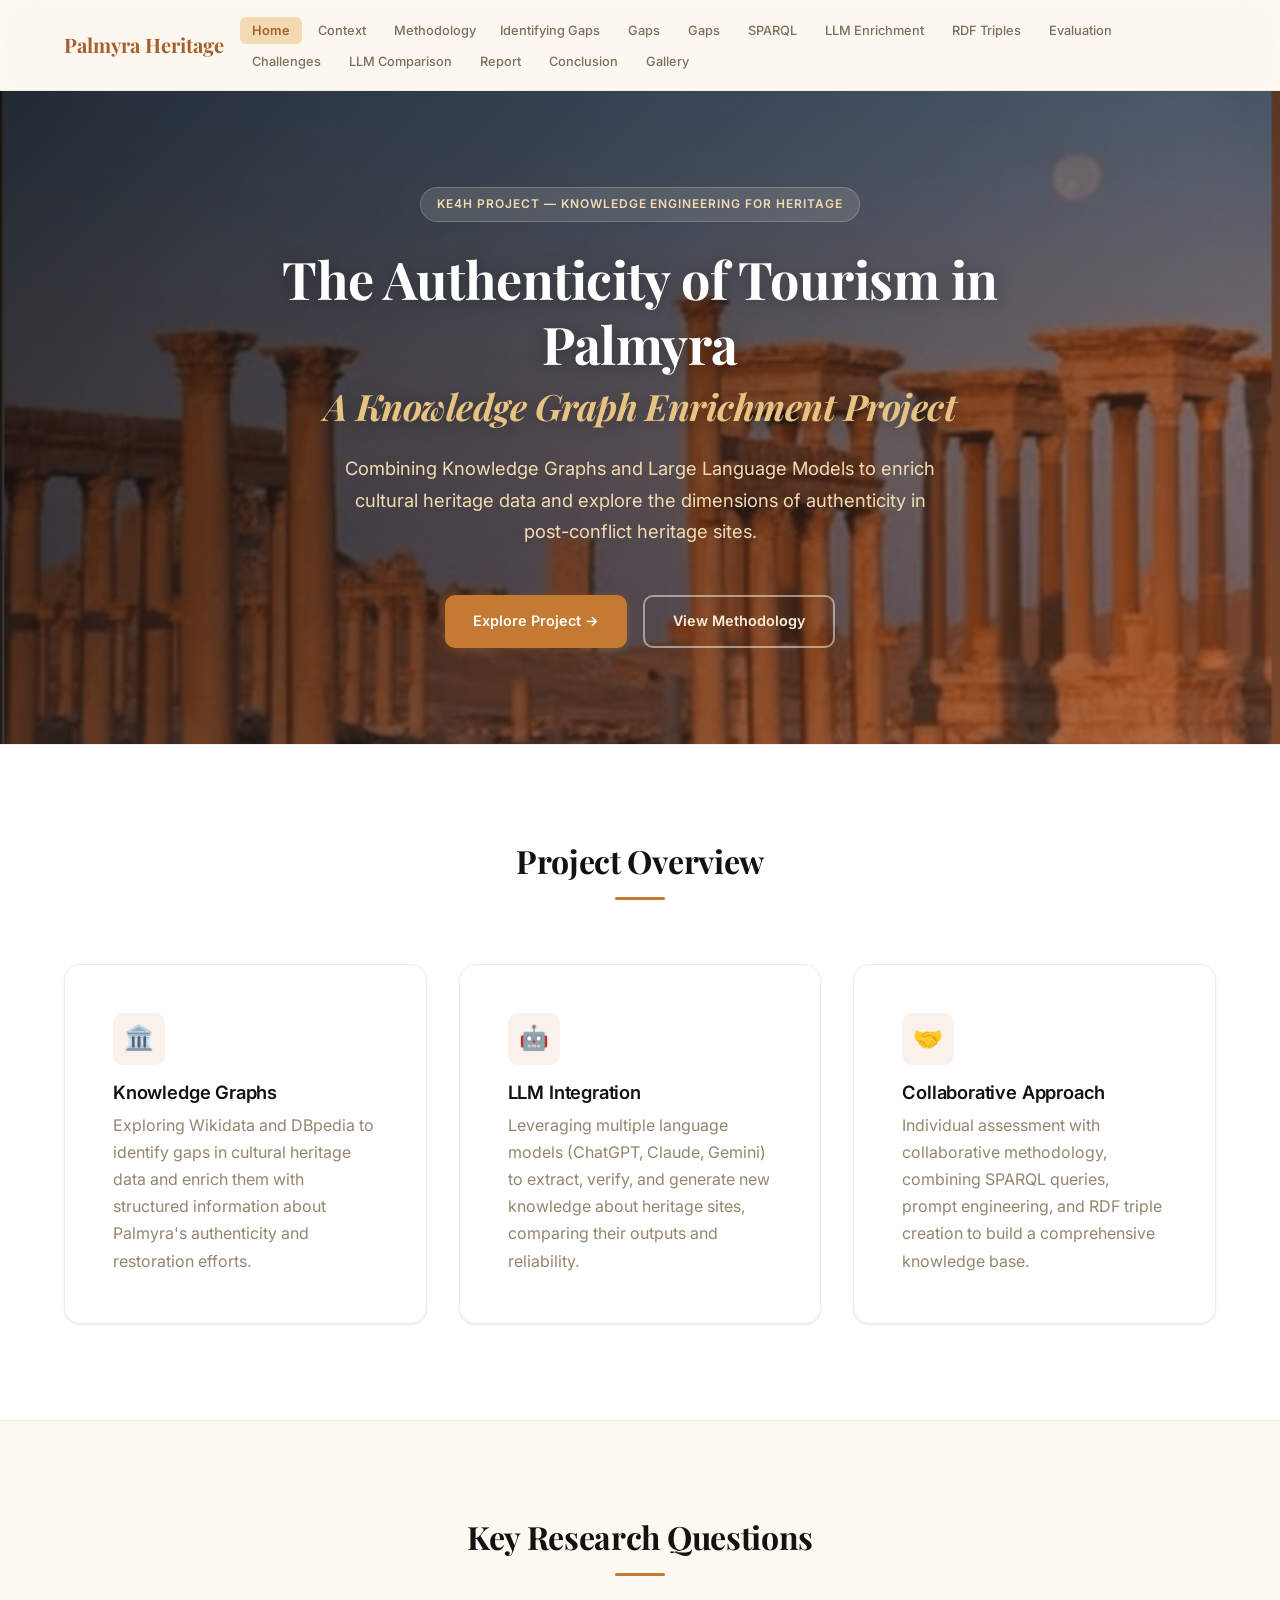
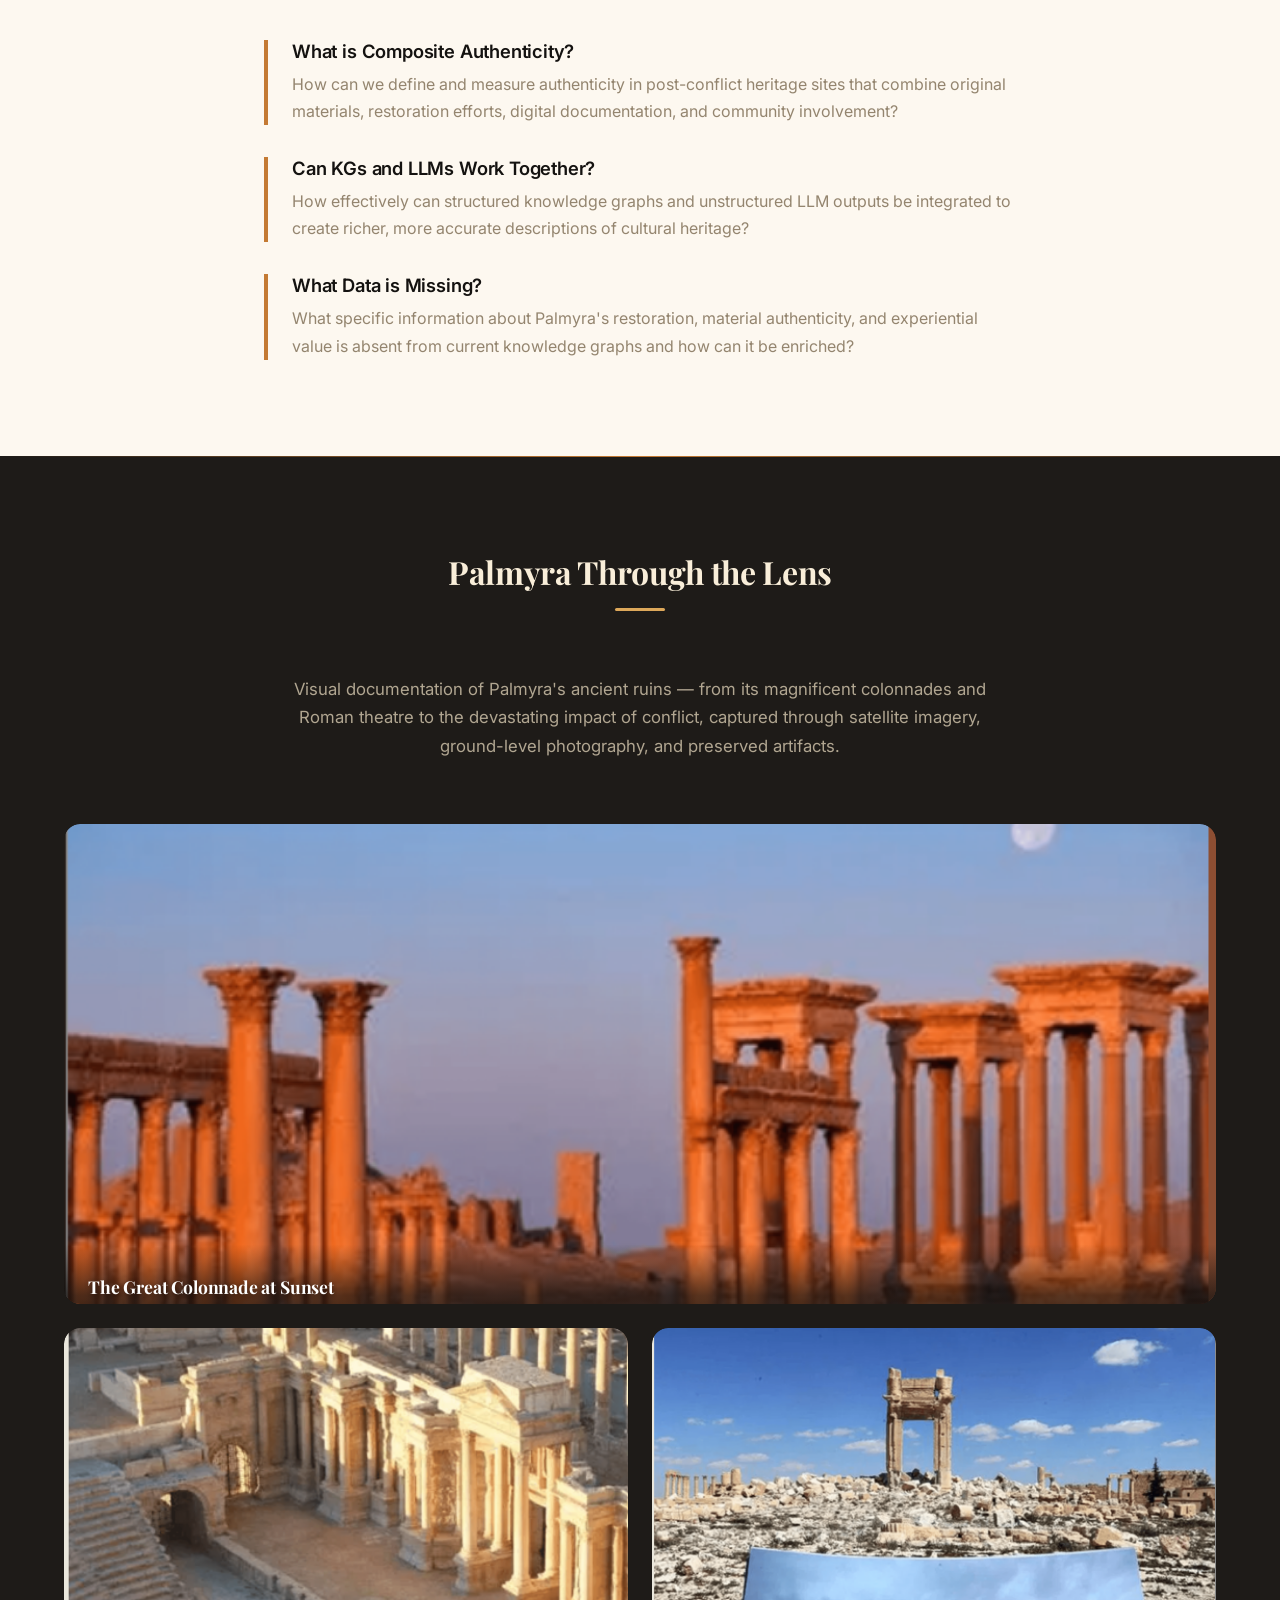
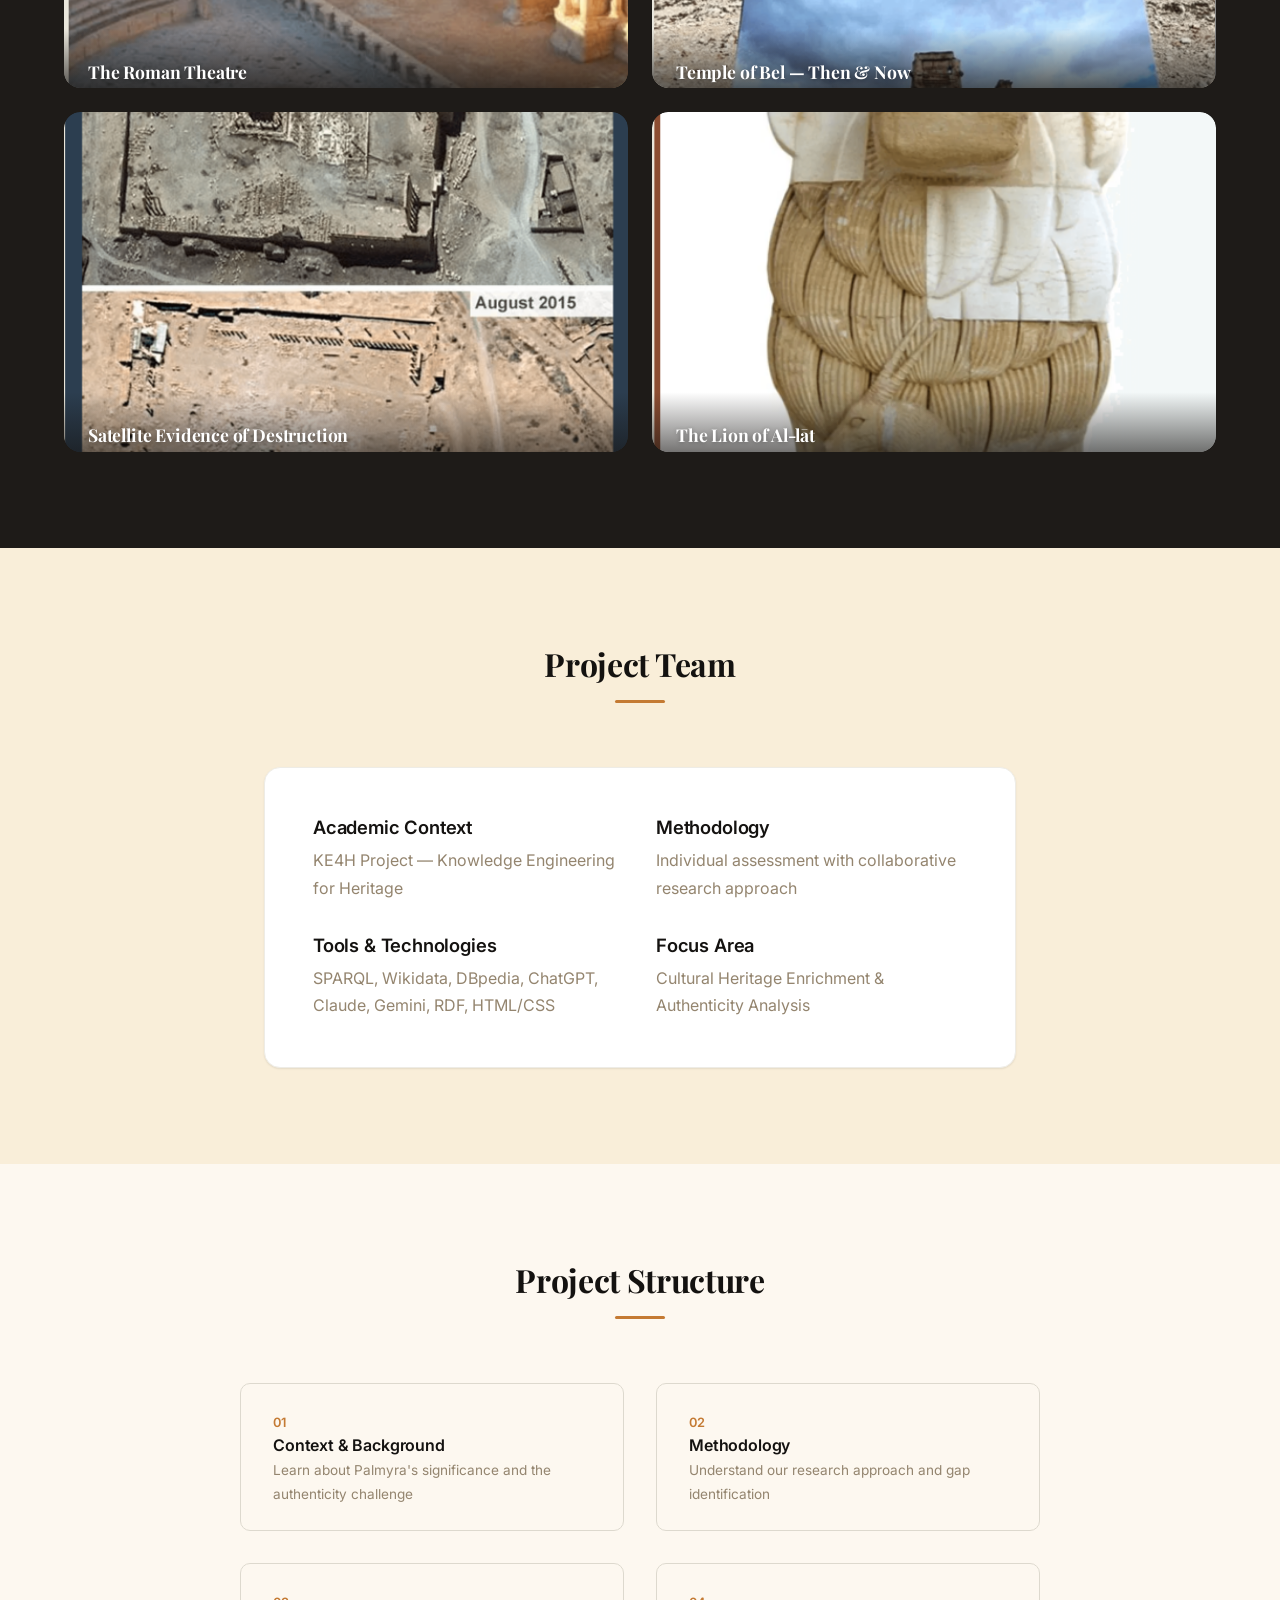
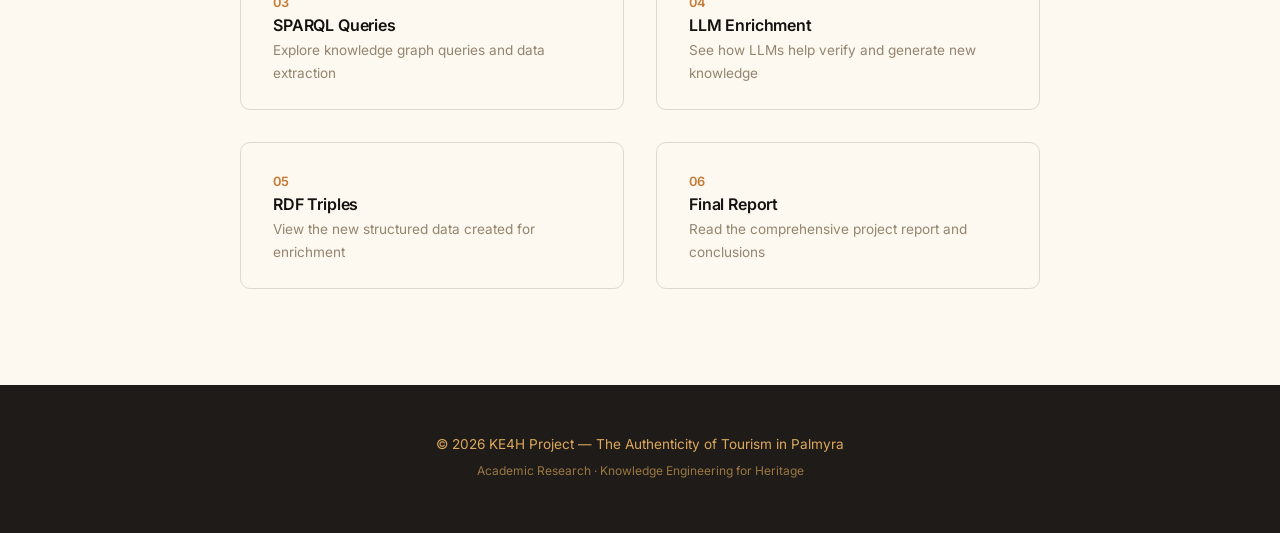
<file: index.html>
<!DOCTYPE html>
<html lang="en">
<head>
  <meta charset="UTF-8" />
  <meta name="viewport" content="width=device-width, initial-scale=1.0" />
  <title>Palmyra Heritage — The Authenticity of Tourism in Palmyra</title>
  <meta name="description" content="Combining Knowledge Graphs and Large Language Models to enrich cultural heritage data and explore the dimensions of authenticity in post-conflict heritage sites." />
  <link rel="stylesheet" href="style.css" />
</head>
<body>

  <!-- Navigation -->
  <nav class="nav" id="main-nav">
    <div class="container">
      <div class="nav__inner">
        <a href="index.html" class="nav__logo">Palmyra Heritage</a>
        <ul class="nav__links">
          <li><a href="index.html" class="nav__link nav__link--active">Home</a></li>
          <li><a href="context.html" class="nav__link">Context</a></li>
          <li><a href="methodology.html" class="nav__link">Methodology</a><a href="gaps.html" class="nav__link">Identifying Gaps</a></li><li><a href="gaps.html" class="nav__link">Gaps</a></li>
          <li><a href="gaps.html" class="nav__link">Gaps</a></li><li><a href="sparql.html" class="nav__link">SPARQL</a></li>
          <li><a href="llm-enrichment.html" class="nav__link">LLM Enrichment</a></li>
          <li><a href="rdf-triples.html" class="nav__link">RDF Triples</a></li>
          <li><a href="evaluation.html" class="nav__link">Evaluation</a></li>
          <li><a href="challenges.html" class="nav__link">Challenges</a></li>
          <li><a href="llm-comparison.html" class="nav__link">LLM Comparison</a></li>
          <li><a href="report.html" class="nav__link">Report</a></li>
          <li><a href="conclusion.html" class="nav__link">Conclusion</a></li>
          <li><a href="#gallery" class="nav__link">Gallery</a></li>
        </ul>
        <button class="nav__toggle" aria-label="Toggle menu" onclick="document.getElementById('mobile-nav').classList.toggle('open')">
          <svg viewBox="0 0 24 24" fill="none" stroke="currentColor" stroke-width="2" stroke-linecap="round"><line x1="3" y1="6" x2="21" y2="6"/><line x1="3" y1="12" x2="21" y2="12"/><line x1="3" y1="18" x2="21" y2="18"/></svg>
        </button>
      </div>
      <div class="nav__mobile" id="mobile-nav">
        <a href="index.html" class="nav__link nav__link--active">Home</a>
        <a href="context.html" class="nav__link">Context</a>
        <a href="methodology.html" class="nav__link">Methodology</a><a href="gaps.html" class="nav__link">Identifying Gaps</a>
        <a href="gaps.html" class="nav__link">Identifying Gaps</a><a href="sparql.html" class="nav__link">SPARQL Queries</a>
        <a href="llm-enrichment.html" class="nav__link">LLM Enrichment</a>
        <a href="rdf-triples.html" class="nav__link">RDF Triples</a>
        <a href="evaluation.html" class="nav__link">Evaluation</a>
        <a href="challenges.html" class="nav__link">Challenges</a>
        <a href="llm-comparison.html" class="nav__link">LLM Comparison</a>
        <a href="report.html" class="nav__link">Report</a>
        <a href="conclusion.html" class="nav__link">Conclusion</a>
        <a href="#gallery" class="nav__link">Gallery</a>
      </div>
    </div>
  </nav>

  <!-- Hero Section -->
  <section class="hero hero--with-bg">
    <div class="hero__bg-image" style="background-image: url('images/palmyra-colonnade-sunset.png')"></div>
    <div class="hero__overlay"></div>
    <div class="container">
      <div class="hero__content fade-in-up">
        <span class="hero__badge">KE4H Project — Knowledge Engineering for Heritage</span>
        <h1>
          The Authenticity of Tourism in Palmyra
          <span>A Knowledge Graph Enrichment Project</span>
        </h1>
        <p class="hero__subtitle">
          Combining Knowledge Graphs and Large Language Models to enrich cultural heritage data and explore the dimensions of authenticity in post-conflict heritage sites.
        </p>
        <div class="btn-group">
          <a href="context.html" class="btn btn--primary">Explore Project →</a>
          <a href="methodology.html" class="btn btn--outline btn--outline-light">View Methodology</a>
        </div>
      </div>
    </div>
  </section>

  <!-- Project Overview -->
  <section class="section section--alt">
    <div class="container">
      <h2 class="section__title">Project Overview</h2>
      <div class="grid grid--3">
        <div class="card card--hover fade-in-up stagger-1">
          <div class="icon-box">🏛️</div>
          <h3>Knowledge Graphs</h3>
          <p>Exploring Wikidata and DBpedia to identify gaps in cultural heritage data and enrich them with structured information about Palmyra's authenticity and restoration efforts.</p>
        </div>
        <div class="card card--hover fade-in-up stagger-2">
          <div class="icon-box">🤖</div>
          <h3>LLM Integration</h3>
          <p>Leveraging multiple language models (ChatGPT, Claude, Gemini) to extract, verify, and generate new knowledge about heritage sites, comparing their outputs and reliability.</p>
        </div>
        <div class="card card--hover fade-in-up stagger-3">
          <div class="icon-box">🤝</div>
          <h3>Collaborative Approach</h3>
          <p>Individual assessment with collaborative methodology, combining SPARQL queries, prompt engineering, and RDF triple creation to build a comprehensive knowledge base.</p>
        </div>
      </div>
    </div>
  </section>

  <!-- Key Research Questions -->
  <section class="section">
    <div class="container container--narrow">
      <h2 class="section__title">Key Research Questions</h2>
      <div class="space-y">
        <div class="accent-bar fade-in-up stagger-1">
          <h3>What is Composite Authenticity?</h3>
          <p>How can we define and measure authenticity in post-conflict heritage sites that combine original materials, restoration efforts, digital documentation, and community involvement?</p>
        </div>
        <div class="accent-bar fade-in-up stagger-2">
          <h3>Can KGs and LLMs Work Together?</h3>
          <p>How effectively can structured knowledge graphs and unstructured LLM outputs be integrated to create richer, more accurate descriptions of cultural heritage?</p>
        </div>
        <div class="accent-bar fade-in-up stagger-3">
          <h3>What Data is Missing?</h3>
          <p>What specific information about Palmyra's restoration, material authenticity, and experiential value is absent from current knowledge graphs and how can it be enriched?</p>
        </div>
      </div>
    </div>
  </section>

  <!-- Photo Gallery -->
  <section class="section section--dark" id="gallery">
    <div class="container">
      <h2 class="section__title section__title--light">Palmyra Through the Lens</h2>
      <p class="gallery__intro">Visual documentation of Palmyra's ancient ruins — from its magnificent colonnades and Roman theatre to the devastating impact of conflict, captured through satellite imagery, ground-level photography, and preserved artifacts.</p>

      <div class="gallery">
        <!-- Large featured image -->
        <div class="gallery__item gallery__item--featured fade-in-up stagger-1">
          <div class="gallery__image-wrapper">
            <img src="images/palmyra-colonnade-sunset.png" alt="The Great Colonnade of Palmyra at sunset with moonrise" loading="lazy" />
            <div class="gallery__caption">
              <h3>The Great Colonnade at Sunset</h3>
              <p>The iconic colonnaded street of Palmyra, stretching over 1 kilometer, bathed in golden light with the moon rising above the ancient ruins.</p>
            </div>
          </div>
        </div>

        <!-- Two medium images -->
        <div class="gallery__item gallery__item--medium fade-in-up stagger-2">
          <div class="gallery__image-wrapper">
            <img src="images/palmyra-roman-theatre.png" alt="Aerial view of the Roman Theatre of Palmyra" loading="lazy" />
            <div class="gallery__caption">
              <h3>The Roman Theatre</h3>
              <p>An aerial perspective of the remarkably preserved Roman theatre, showcasing classical architectural mastery in the heart of the Syrian desert.</p>
            </div>
          </div>
        </div>

        <div class="gallery__item gallery__item--medium fade-in-up stagger-3">
          <div class="gallery__image-wrapper">
            <img src="images/palmyra-before-after-photo.png" alt="Before and after comparison — Temple of Bel at Palmyra" loading="lazy" />
            <div class="gallery__caption">
              <h3>Temple of Bel — Then &amp; Now</h3>
              <p>A powerful juxtaposition: a photograph of the Temple of Bel held against its current remains, documenting the devastating loss caused by conflict.</p>
            </div>
          </div>
        </div>

        <!-- Two smaller images -->
        <div class="gallery__item gallery__item--small fade-in-up stagger-4">
          <div class="gallery__image-wrapper">
            <img src="images/palmyra-satellite-comparison.png" alt="Satellite imagery comparing Palmyra's Temple of Bel in 2010 and 2015" loading="lazy" />
            <div class="gallery__caption">
              <h3>Satellite Evidence of Destruction</h3>
              <p>Satellite comparison of the Temple of Bel complex: September 2010 (intact) vs. August 2015 (destroyed), providing crucial documentation for heritage assessment.</p>
            </div>
          </div>
        </div>

        <div class="gallery__item gallery__item--small fade-in-up stagger-5">
          <div class="gallery__image-wrapper">
            <img src="images/palmyra-lion-sculpture.png" alt="The Lion of Al-lāt statue from Palmyra" loading="lazy" />
            <div class="gallery__caption">
              <h3>The Lion of Al-lāt</h3>
              <p>The restored limestone sculpture of the Lion of Al-lāt, a 15-tonne Palmyrene artifact symbolizing protection, carefully reconstructed after being damaged during the conflict.</p>
            </div>
          </div>
        </div>
      </div>
    </div>
  </section>

  <!-- Team Section -->
  <section class="section section--tinted">
    <div class="container">
      <h2 class="section__title">Project Team</h2>
      <div class="container container--narrow">
        <div class="card fade-in-up">
          <div class="grid grid--4">
            <div>
              <h3>Academic Context</h3>
              <p>KE4H Project — Knowledge Engineering for Heritage</p>
            </div>
            <div>
              <h3>Methodology</h3>
              <p>Individual assessment with collaborative research approach</p>
            </div>
            <div>
              <h3>Tools &amp; Technologies</h3>
              <p>SPARQL, Wikidata, DBpedia, ChatGPT, Claude, Gemini, RDF, HTML/CSS</p>
            </div>
            <div>
              <h3>Focus Area</h3>
              <p>Cultural Heritage Enrichment &amp; Authenticity Analysis</p>
            </div>
          </div>
        </div>
      </div>
    </div>
  </section>

  <!-- Project Structure -->
  <section class="section">
    <div class="container">
      <h2 class="section__title">Project Structure</h2>
      <div class="grid grid--2" style="max-width: 800px; margin: 0 auto;">
        <a href="context.html" class="project-link fade-in-up stagger-1">
          <span class="project-link__number">01</span>
          <h3>Context &amp; Background</h3>
          <p>Learn about Palmyra's significance and the authenticity challenge</p>
        </a>
        <a href="methodology.html" class="project-link fade-in-up stagger-2">
          <span class="project-link__number">02</span>
          <h3>Methodology</h3>
          <p>Understand our research approach and gap identification</p>
        </a>
        <a href="sparql.html" class="project-link fade-in-up stagger-3">
          <span class="project-link__number">03</span>
          <h3>SPARQL Queries</h3>
          <p>Explore knowledge graph queries and data extraction</p>
        </a>
        <a href="llm-enrichment.html" class="project-link fade-in-up stagger-4">
          <span class="project-link__number">04</span>
          <h3>LLM Enrichment</h3>
          <p>See how LLMs help verify and generate new knowledge</p>
        </a>
        <a href="rdf-triples.html" class="project-link fade-in-up stagger-5">
          <span class="project-link__number">05</span>
          <h3>RDF Triples</h3>
          <p>View the new structured data created for enrichment</p>
        </a>
        <a href="report.html" class="project-link fade-in-up stagger-6">
          <span class="project-link__number">06</span>
          <h3>Final Report</h3>
          <p>Read the comprehensive project report and conclusions</p>
        </a>
      </div>
    </div>
  </section>

  <!-- Footer -->
  <footer class="footer">
    <div class="container">
      <p>&copy; 2026 KE4H Project — The Authenticity of Tourism in Palmyra</p>
      <p class="footer__sub">Academic Research &middot; Knowledge Engineering for Heritage</p>
    </div>
  </footer>

  <script>
    // Sticky nav shadow on scroll
    window.addEventListener('scroll', () => {
      document.getElementById('main-nav').classList.toggle('scrolled', window.scrollY > 10);
    });
  </script>

</body>
</html>
</file>
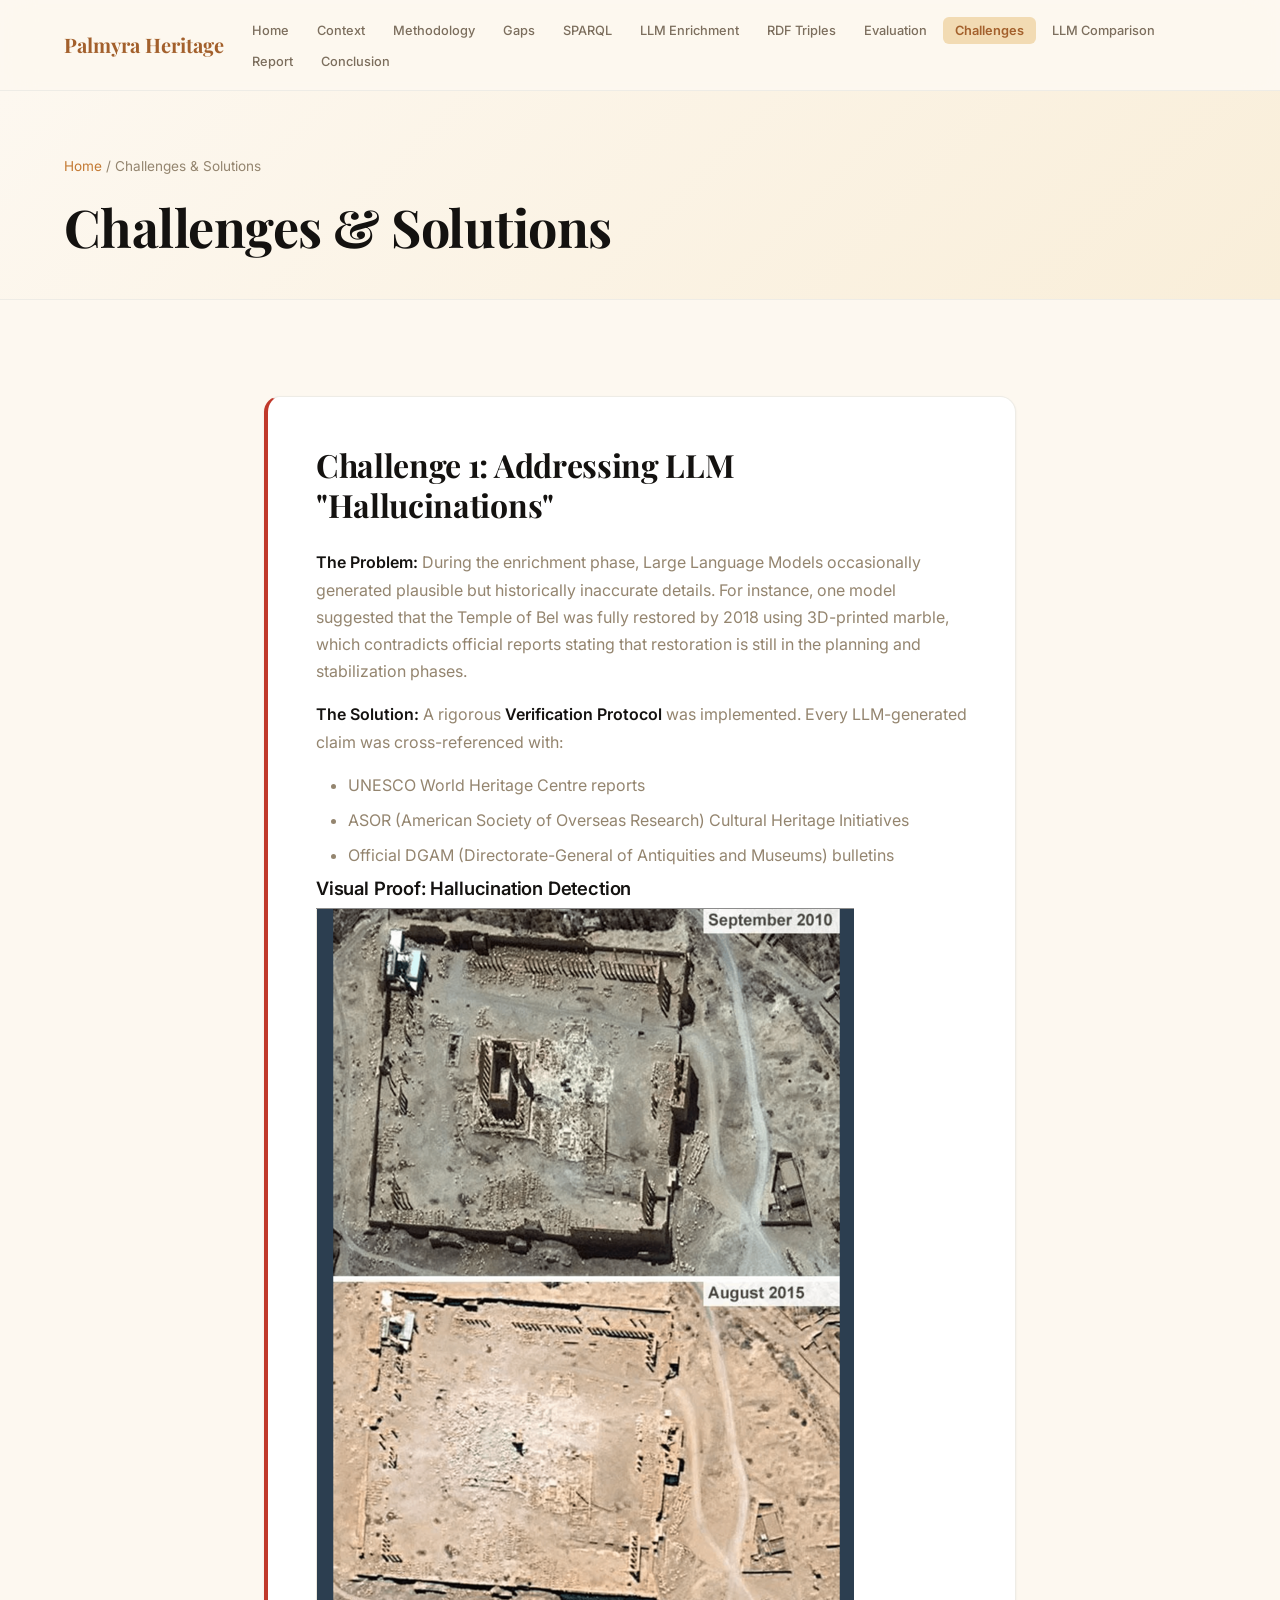
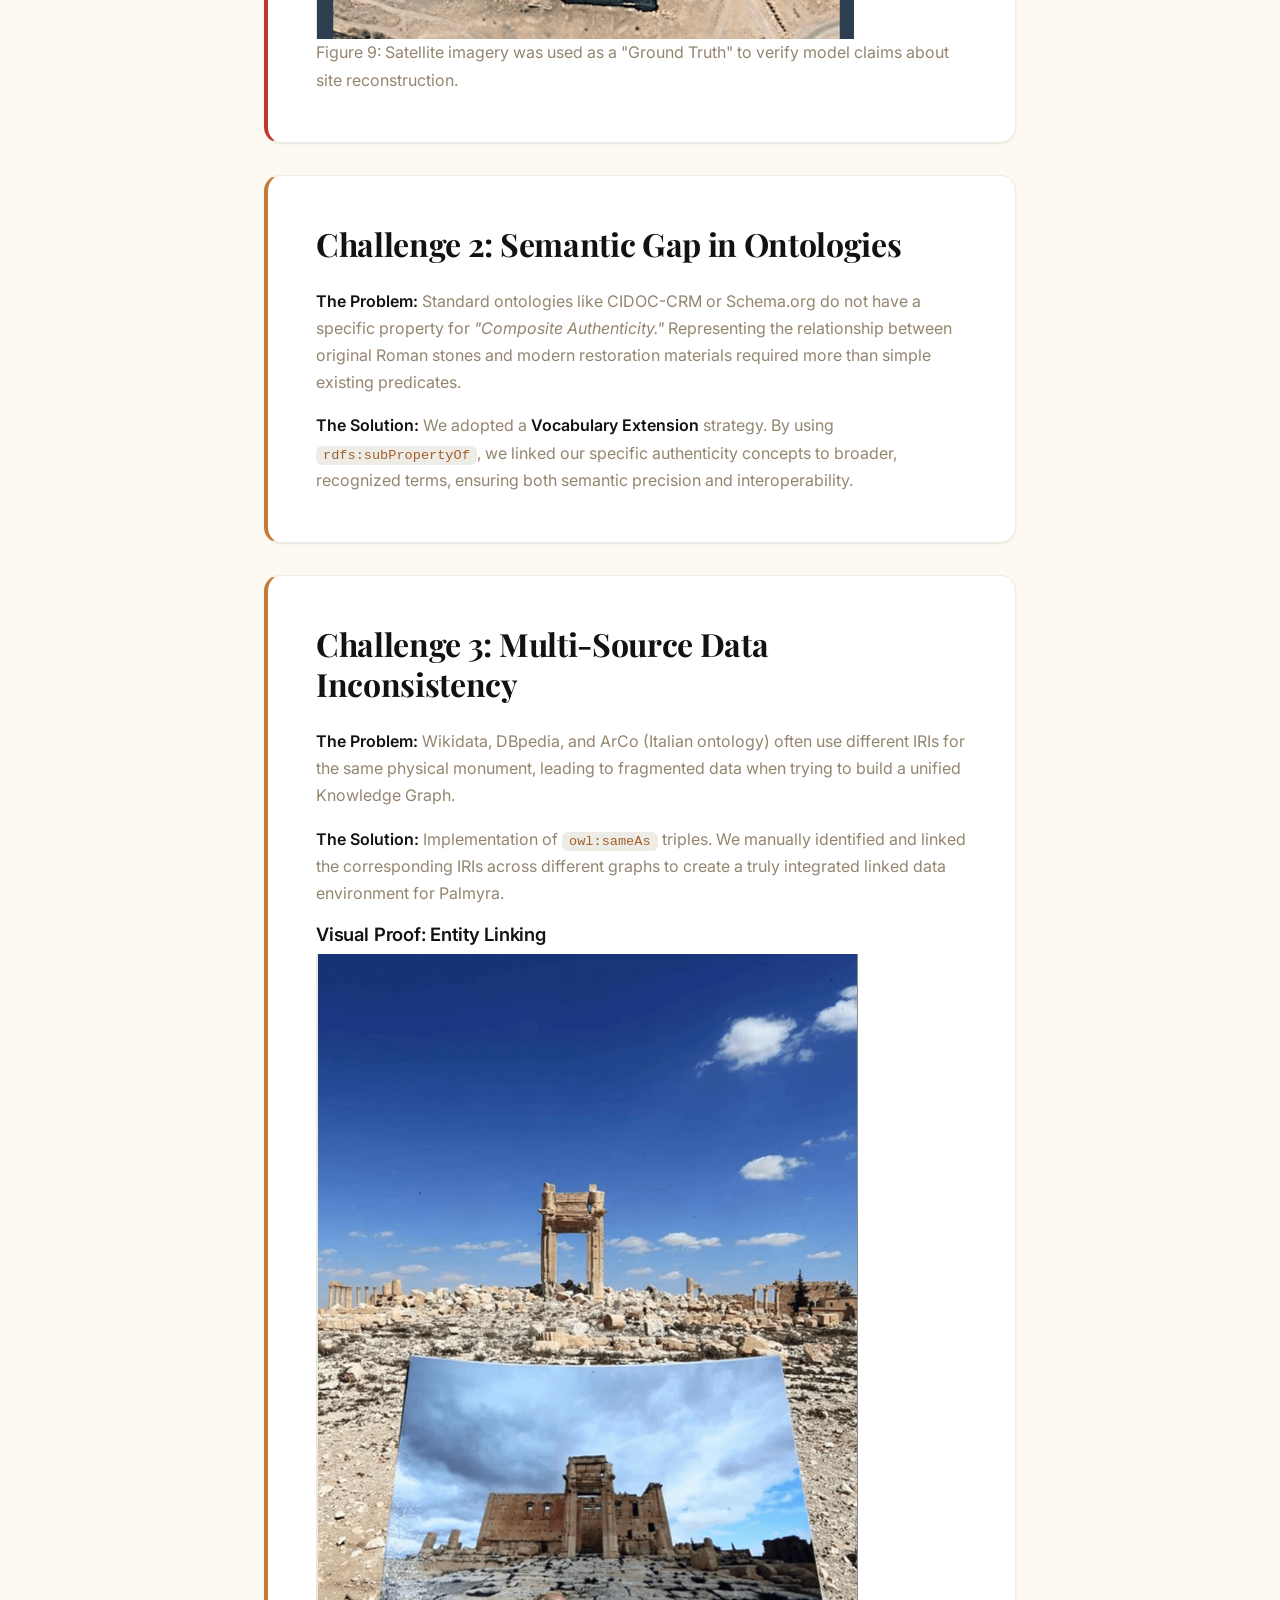
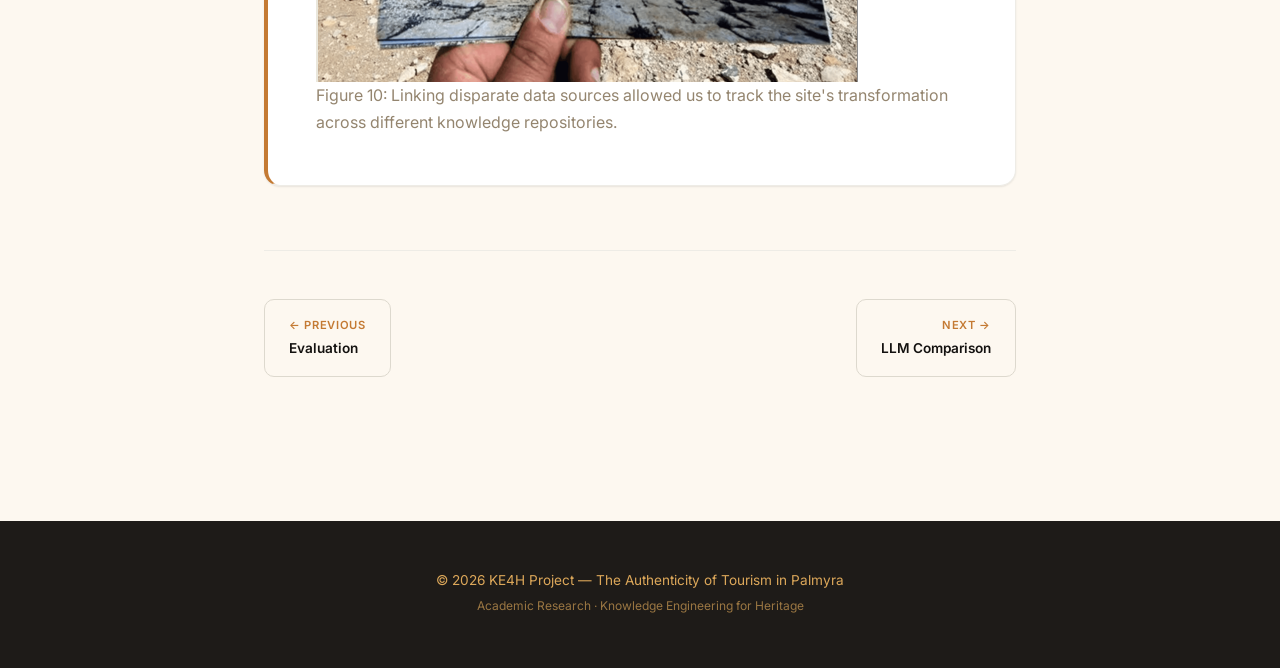
<file: challenges.html>
<!DOCTYPE html>
<html lang="en">
<head>
  <meta charset="UTF-8" />
  <meta name="viewport" content="width=device-width, initial-scale=1.0" />
  <title>Challenges &amp; Solutions — Palmyra Heritage</title>
  <meta name="description" content="Challenges encountered during the Palmyra heritage knowledge graph enrichment project and the solutions implemented." />
  <link rel="stylesheet" href="style.css" />
</head>
<body>

  <!-- Navigation -->
  <nav class="nav" id="main-nav">
    <div class="container">
      <div class="nav__inner">
        <a href="index.html" class="nav__logo">Palmyra Heritage</a>
        <ul class="nav__links">
          <li><a href="index.html" class="nav__link">Home</a></li>
          <li><a href="context.html" class="nav__link">Context</a></li>
          <li><a href="methodology.html" class="nav__link">Methodology</a></li>
          <li><a href="gaps.html" class="nav__link">Gaps</a></li>
          <li><a href="sparql.html" class="nav__link">SPARQL</a></li>
          <li><a href="llm-enrichment.html" class="nav__link">LLM Enrichment</a></li>
          <li><a href="rdf-triples.html" class="nav__link">RDF Triples</a></li>
          <li><a href="evaluation.html" class="nav__link">Evaluation</a></li>
          <li><a href="challenges.html" class="nav__link nav__link--active">Challenges</a></li>
          <li><a href="llm-comparison.html" class="nav__link">LLM Comparison</a></li>
          <li><a href="report.html" class="nav__link">Report</a></li>
          <li><a href="conclusion.html" class="nav__link">Conclusion</a></li>
        </ul>
        <button class="nav__toggle" aria-label="Toggle menu" onclick="document.getElementById('mobile-nav').classList.toggle('open')">
          <svg viewBox="0 0 24 24" fill="none" stroke="currentColor" stroke-width="2" stroke-linecap="round"><line x1="3" y1="6" x2="21" y2="6"/><line x1="3" y1="12" x2="21" y2="12"/><line x1="3" y1="18" x2="21" y2="18"/></svg>
        </button>
      </div>
      <div class="nav__mobile" id="mobile-nav">
        <a href="index.html" class="nav__link">Home</a>
        <a href="context.html" class="nav__link">Context</a>
        <a href="methodology.html" class="nav__link">Methodology</a>
        <a href="gaps.html" class="nav__link">Identifying Gaps</a>
        <a href="sparql.html" class="nav__link">SPARQL Queries</a>
        <a href="llm-enrichment.html" class="nav__link">LLM Enrichment</a>
        <a href="rdf-triples.html" class="nav__link">RDF Triples</a>
        <a href="evaluation.html" class="nav__link">Evaluation</a>
        <a href="challenges.html" class="nav__link nav__link--active">Challenges</a>
        <a href="llm-comparison.html" class="nav__link">LLM Comparison</a>
        <a href="report.html" class="nav__link">Report</a>
        <a href="conclusion.html" class="nav__link">Conclusion</a>
      </div>
    </div>
  </nav>

  <!-- Page Header -->
  <header class="page-header">
    <div class="container">
      <p class="page-header__breadcrumb"><a href="index.html">Home</a> / Challenges &amp; Solutions</p>
      <h1>Challenges &amp; Solutions</h1>
    </div>
  </header>

  <!-- Content -->
  <section class="section">
    <div class="container container--narrow">
      <div class="space-y">

        <div class="card card--danger fade-in-up">
          <h2>Challenge 1: Addressing LLM "Hallucinations"</h2>
          <p><strong>The Problem:</strong> During the enrichment phase, Large Language Models occasionally generated plausible but historically inaccurate details. For instance, one model suggested that the Temple of Bel was fully restored by 2018 using 3D-printed marble, which contradicts official reports stating that restoration is still in the planning and stabilization phases.</p>
          <p><strong>The Solution:</strong> A rigorous <strong>Verification Protocol</strong> was implemented. Every LLM-generated claim was cross-referenced with:</p>
          <ul class="list">
            <li>UNESCO World Heritage Centre reports</li>
            <li>ASOR (American Society of Overseas Research) Cultural Heritage Initiatives</li>
            <li>Official DGAM (Directorate-General of Antiquities and Museums) bulletins</li>
          </ul>
          <div class="evidence-box">
            <h3>Visual Proof: Hallucination Detection</h3>
            <div class="placeholder-img">
              <img src="images/palmyra-satellite-comparison.png" alt="Satellite proof" />
              <p class="caption">Figure 9: Satellite imagery was used as a "Ground Truth" to verify model claims about site reconstruction.</p>
            </div>
          </div>
        </div>

        <div class="card card--accent fade-in-up">
          <h2>Challenge 2: Semantic Gap in Ontologies</h2>
          <p><strong>The Problem:</strong> Standard ontologies like CIDOC-CRM or Schema.org do not have a specific property for <em>"Composite Authenticity."</em> Representing the relationship between original Roman stones and modern restoration materials required more than simple existing predicates.</p>
          <p><strong>The Solution:</strong> We adopted a <strong>Vocabulary Extension</strong> strategy. By using <code>rdfs:subPropertyOf</code>, we linked our specific authenticity concepts to broader, recognized terms, ensuring both semantic precision and interoperability.</p>
        </div>

        <div class="card card--accent fade-in-up">
          <h2>Challenge 3: Multi-Source Data Inconsistency</h2>
          <p><strong>The Problem:</strong> Wikidata, DBpedia, and ArCo (Italian ontology) often use different IRIs for the same physical monument, leading to fragmented data when trying to build a unified Knowledge Graph.</p>
          <p><strong>The Solution:</strong> Implementation of <code>owl:sameAs</code> triples. We manually identified and linked the corresponding IRIs across different graphs to create a truly integrated linked data environment for Palmyra.</p>
          <div class="evidence-box">
            <h3>Visual Proof: Entity Linking</h3>
            <div class="placeholder-img">
              <img src="images/palmyra-before-after-photo.png" alt="Before and after" />
              <p class="caption">Figure 10: Linking disparate data sources allowed us to track the site's transformation across different knowledge repositories.</p>
            </div>
          </div>
        </div>

      </div>

      <!-- Page Navigation -->
      <div class="page-nav">
        <a href="evaluation.html">
          <span class="page-nav__label">← Previous</span>
          <span class="page-nav__title">Evaluation</span>
        </a>
        <a href="llm-comparison.html">
          <span class="page-nav__label">Next →</span>
          <span class="page-nav__title">LLM Comparison</span>
        </a>
      </div>
    </div>
  </section>

  <!-- Footer -->
  <footer class="footer">
    <div class="container">
      <p>&copy; 2026 KE4H Project — The Authenticity of Tourism in Palmyra</p>
      <p class="footer__sub">Academic Research &middot; Knowledge Engineering for Heritage</p>
    </div>
  </footer>

  <script>
    window.addEventListener('scroll', () => {
      document.getElementById('main-nav').classList.toggle('scrolled', window.scrollY > 10);
    });
  </script>

</body>
</html>
</file>
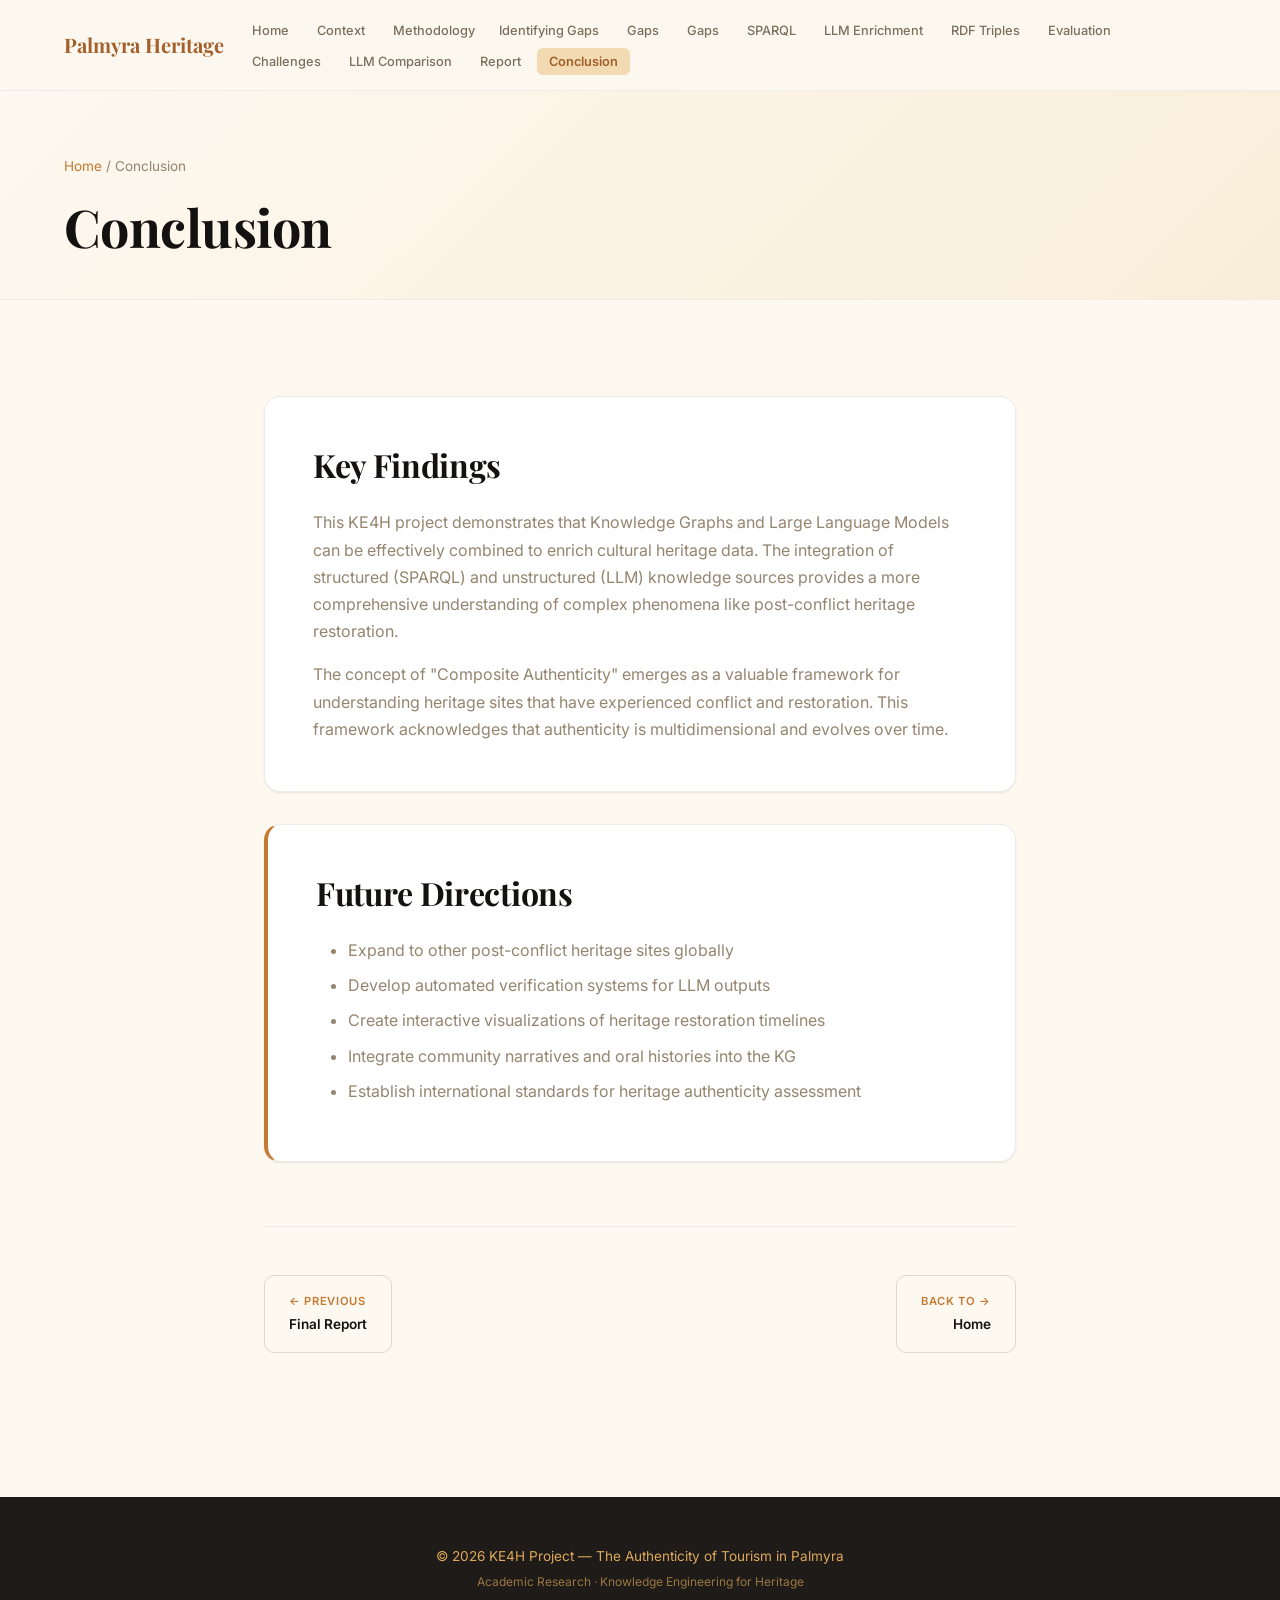
<file: conclusion.html>
<!DOCTYPE html>
<html lang="en">
<head>
  <meta charset="UTF-8" />
  <meta name="viewport" content="width=device-width, initial-scale=1.0" />
  <title>Conclusion — Palmyra Heritage</title>
  <meta name="description" content="Conclusion and future directions for the Palmyra Heritage Knowledge Graph enrichment project." />
  <link rel="stylesheet" href="style.css" />
</head>
<body>

  <!-- Navigation -->
  <nav class="nav" id="main-nav">
    <div class="container">
      <div class="nav__inner">
        <a href="index.html" class="nav__logo">Palmyra Heritage</a>
        <ul class="nav__links">
          <li><a href="index.html" class="nav__link">Home</a></li>
          <li><a href="context.html" class="nav__link">Context</a></li>
          <li><a href="methodology.html" class="nav__link">Methodology</a><a href="gaps.html" class="nav__link">Identifying Gaps</a></li><li><a href="gaps.html" class="nav__link">Gaps</a></li>
          <li><a href="gaps.html" class="nav__link">Gaps</a></li><li><a href="sparql.html" class="nav__link">SPARQL</a></li>
          <li><a href="llm-enrichment.html" class="nav__link">LLM Enrichment</a></li>
          <li><a href="rdf-triples.html" class="nav__link">RDF Triples</a></li>
          <li><a href="evaluation.html" class="nav__link">Evaluation</a></li>
          <li><a href="challenges.html" class="nav__link">Challenges</a></li>
          <li><a href="llm-comparison.html" class="nav__link">LLM Comparison</a></li>
          <li><a href="report.html" class="nav__link">Report</a></li>
          <li><a href="conclusion.html" class="nav__link nav__link--active">Conclusion</a></li>
        </ul>
        <button class="nav__toggle" aria-label="Toggle menu" onclick="document.getElementById('mobile-nav').classList.toggle('open')">
          <svg viewBox="0 0 24 24" fill="none" stroke="currentColor" stroke-width="2" stroke-linecap="round"><line x1="3" y1="6" x2="21" y2="6"/><line x1="3" y1="12" x2="21" y2="12"/><line x1="3" y1="18" x2="21" y2="18"/></svg>
        </button>
      </div>
      <div class="nav__mobile" id="mobile-nav">
        <a href="index.html" class="nav__link">Home</a>
        <a href="context.html" class="nav__link">Context</a>
        <a href="methodology.html" class="nav__link">Methodology</a><a href="gaps.html" class="nav__link">Identifying Gaps</a>
        <a href="gaps.html" class="nav__link">Identifying Gaps</a><a href="sparql.html" class="nav__link">SPARQL Queries</a>
        <a href="llm-enrichment.html" class="nav__link">LLM Enrichment</a>
        <a href="rdf-triples.html" class="nav__link">RDF Triples</a>
        <a href="evaluation.html" class="nav__link">Evaluation</a>
        <a href="challenges.html" class="nav__link">Challenges</a>
        <a href="llm-comparison.html" class="nav__link">LLM Comparison</a>
        <a href="report.html" class="nav__link">Report</a>
        <a href="conclusion.html" class="nav__link nav__link--active">Conclusion</a>
      </div>
    </div>
  </nav>

  <!-- Page Header -->
  <header class="page-header">
    <div class="container">
      <p class="page-header__breadcrumb"><a href="index.html">Home</a> / Conclusion</p>
      <h1>Conclusion</h1>
    </div>
  </header>

  <!-- Content -->
  <section class="section">
    <div class="container container--narrow">
      <div class="space-y">

        <div class="card fade-in-up">
          <h2>Key Findings</h2>
          <p>This KE4H project demonstrates that Knowledge Graphs and Large Language Models can be effectively combined to enrich cultural heritage data. The integration of structured (SPARQL) and unstructured (LLM) knowledge sources provides a more comprehensive understanding of complex phenomena like post-conflict heritage restoration.</p>
          <p>The concept of "Composite Authenticity" emerges as a valuable framework for understanding heritage sites that have experienced conflict and restoration. This framework acknowledges that authenticity is multidimensional and evolves over time.</p>
        </div>

        <div class="card card--accent fade-in-up">
          <h2>Future Directions</h2>
          <ul class="list">
            <li>Expand to other post-conflict heritage sites globally</li>
            <li>Develop automated verification systems for LLM outputs</li>
            <li>Create interactive visualizations of heritage restoration timelines</li>
            <li>Integrate community narratives and oral histories into the KG</li>
            <li>Establish international standards for heritage authenticity assessment</li>
          </ul>
        </div>

      </div>

      <!-- Page Navigation -->
      <div class="page-nav">
        <a href="report.html">
          <span class="page-nav__label">← Previous</span>
          <span class="page-nav__title">Final Report</span>
        </a>
        <a href="index.html">
          <span class="page-nav__label">Back to →</span>
          <span class="page-nav__title">Home</span>
        </a>
      </div>
    </div>
  </section>

  <!-- Footer -->
  <footer class="footer">
    <div class="container">
      <p>&copy; 2026 KE4H Project — The Authenticity of Tourism in Palmyra</p>
      <p class="footer__sub">Academic Research &middot; Knowledge Engineering for Heritage</p>
    </div>
  </footer>

  <script>
    window.addEventListener('scroll', () => {
      document.getElementById('main-nav').classList.toggle('scrolled', window.scrollY > 10);
    });
  </script>

</body>
</html>
</file>
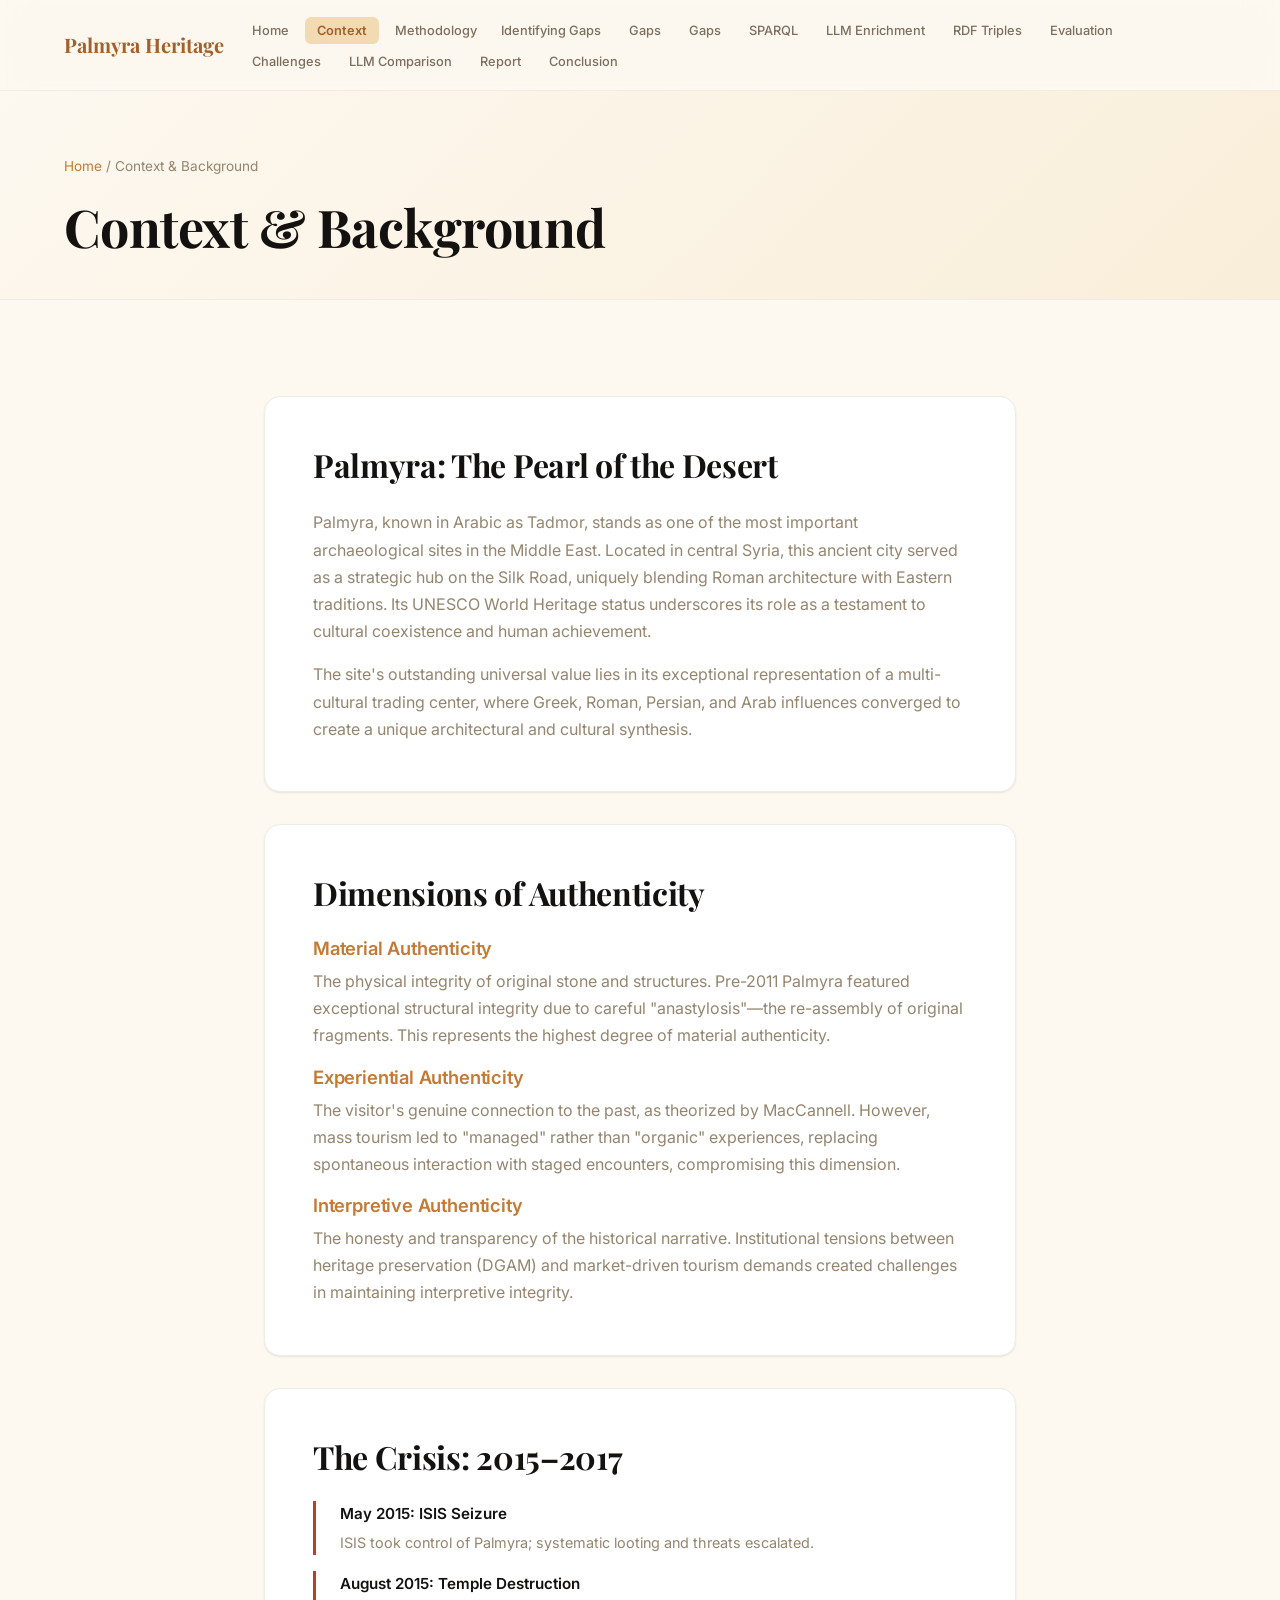
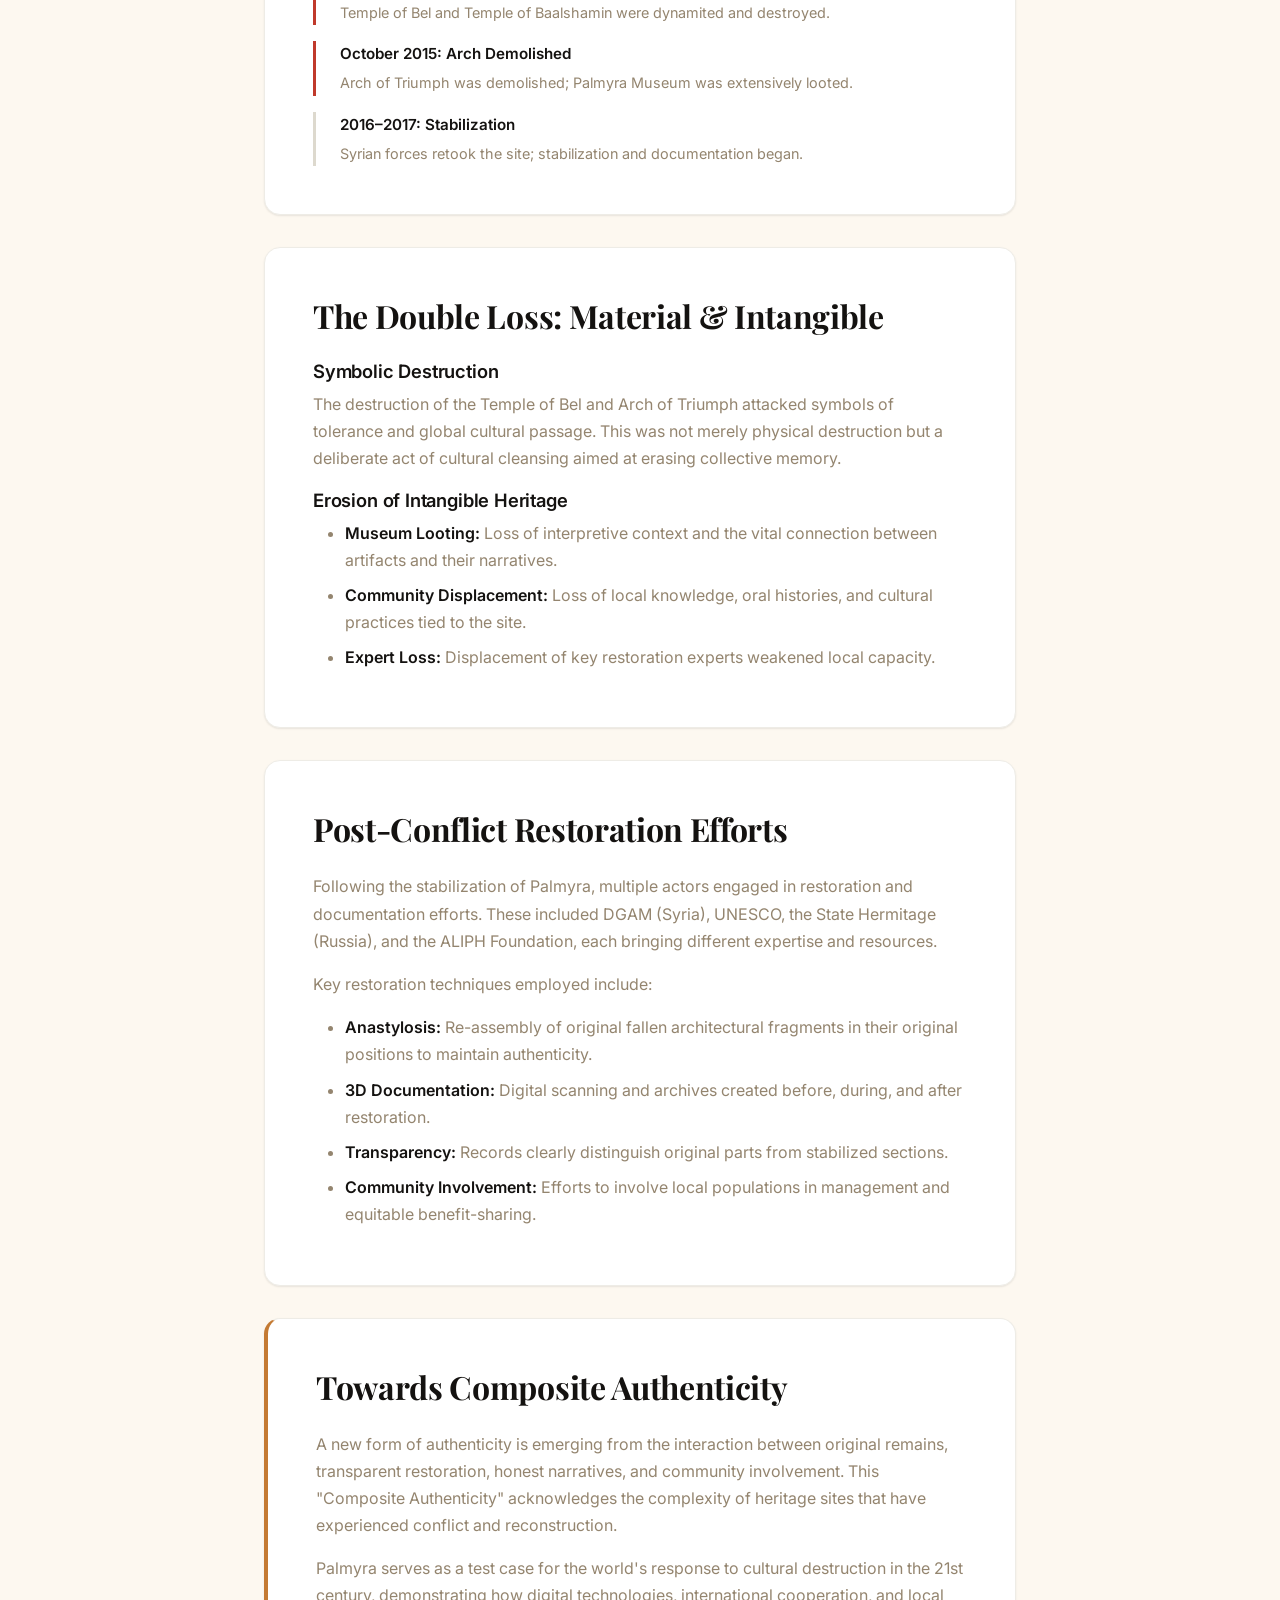
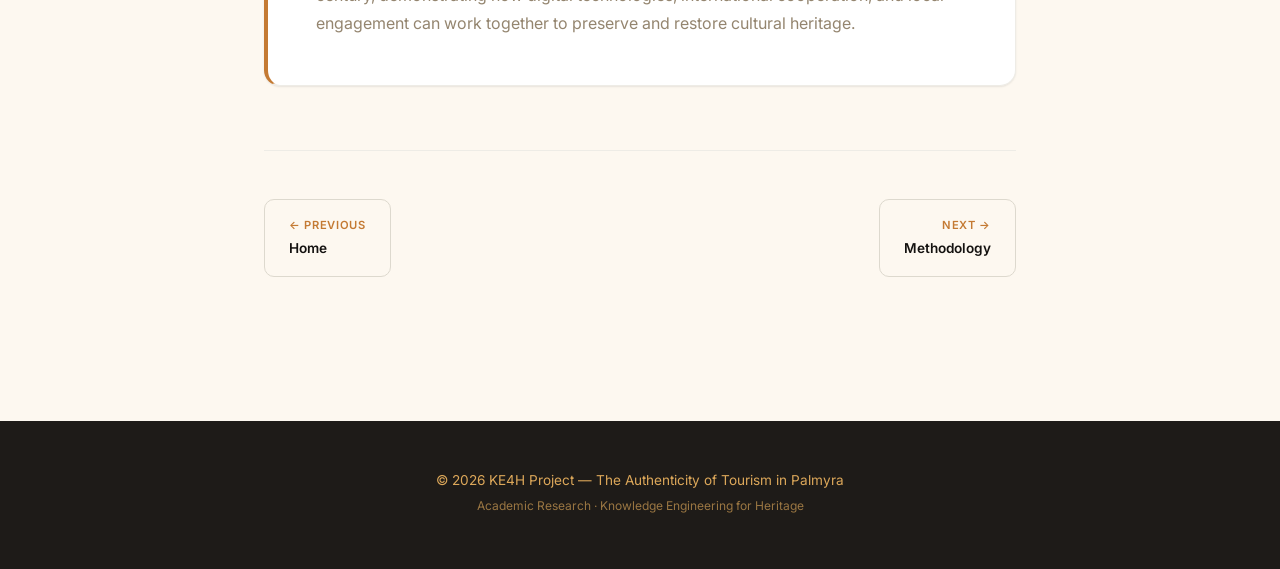
<file: context.html>
<!DOCTYPE html>
<html lang="en">
<head>
  <meta charset="UTF-8" />
  <meta name="viewport" content="width=device-width, initial-scale=1.0" />
  <title>Context &amp; Background — Palmyra Heritage</title>
  <meta name="description" content="Palmyra's significance as a UNESCO World Heritage Site, the 2015 crisis, dimensions of authenticity, and post-conflict restoration efforts." />
  <link rel="stylesheet" href="style.css" />
</head>
<body>

  <!-- Navigation -->
  <nav class="nav" id="main-nav">
    <div class="container">
      <div class="nav__inner">
        <a href="index.html" class="nav__logo">Palmyra Heritage</a>
        <ul class="nav__links">
          <li><a href="index.html" class="nav__link">Home</a></li>
          <li><a href="context.html" class="nav__link nav__link--active">Context</a></li>
          <li><a href="methodology.html" class="nav__link">Methodology</a><a href="gaps.html" class="nav__link">Identifying Gaps</a></li><li><a href="gaps.html" class="nav__link">Gaps</a></li>
          <li><a href="gaps.html" class="nav__link">Gaps</a></li><li><a href="sparql.html" class="nav__link">SPARQL</a></li>
          <li><a href="llm-enrichment.html" class="nav__link">LLM Enrichment</a></li>
          <li><a href="rdf-triples.html" class="nav__link">RDF Triples</a></li>
          <li><a href="evaluation.html" class="nav__link">Evaluation</a></li>
          <li><a href="challenges.html" class="nav__link">Challenges</a></li>
          <li><a href="llm-comparison.html" class="nav__link">LLM Comparison</a></li>
          <li><a href="report.html" class="nav__link">Report</a></li>
          <li><a href="conclusion.html" class="nav__link">Conclusion</a></li>
        </ul>
        <button class="nav__toggle" aria-label="Toggle menu" onclick="document.getElementById('mobile-nav').classList.toggle('open')">
          <svg viewBox="0 0 24 24" fill="none" stroke="currentColor" stroke-width="2" stroke-linecap="round"><line x1="3" y1="6" x2="21" y2="6"/><line x1="3" y1="12" x2="21" y2="12"/><line x1="3" y1="18" x2="21" y2="18"/></svg>
        </button>
      </div>
      <div class="nav__mobile" id="mobile-nav">
        <a href="index.html" class="nav__link">Home</a>
        <a href="context.html" class="nav__link nav__link--active">Context</a>
        <a href="methodology.html" class="nav__link">Methodology</a><a href="gaps.html" class="nav__link">Identifying Gaps</a>
        <a href="gaps.html" class="nav__link">Identifying Gaps</a><a href="sparql.html" class="nav__link">SPARQL Queries</a>
        <a href="llm-enrichment.html" class="nav__link">LLM Enrichment</a>
        <a href="rdf-triples.html" class="nav__link">RDF Triples</a>
        <a href="evaluation.html" class="nav__link">Evaluation</a>
        <a href="challenges.html" class="nav__link">Challenges</a>
        <a href="llm-comparison.html" class="nav__link">LLM Comparison</a>
        <a href="report.html" class="nav__link">Report</a>
        <a href="conclusion.html" class="nav__link">Conclusion</a>
      </div>
    </div>
  </nav>

  <!-- Page Header -->
  <header class="page-header">
    <div class="container">
      <p class="page-header__breadcrumb"><a href="index.html">Home</a> / Context &amp; Background</p>
      <h1>Context &amp; Background</h1>
    </div>
  </header>

  <!-- Content -->
  <section class="section">
    <div class="container container--narrow">
      <div class="space-y">

        <!-- Palmyra: The Pearl of the Desert -->
        <div class="card fade-in-up">
          <h2>Palmyra: The Pearl of the Desert</h2>
          <p>Palmyra, known in Arabic as Tadmor, stands as one of the most important archaeological sites in the Middle East. Located in central Syria, this ancient city served as a strategic hub on the Silk Road, uniquely blending Roman architecture with Eastern traditions. Its UNESCO World Heritage status underscores its role as a testament to cultural coexistence and human achievement.</p>
          <p>The site's outstanding universal value lies in its exceptional representation of a multi-cultural trading center, where Greek, Roman, Persian, and Arab influences converged to create a unique architectural and cultural synthesis.</p>
        </div>

        <!-- Dimensions of Authenticity -->
        <div class="card fade-in-up">
          <h2>Dimensions of Authenticity</h2>
          <div class="space-y-sm">
            <div>
              <h3 class="text-accent">Material Authenticity</h3>
              <p>The physical integrity of original stone and structures. Pre-2011 Palmyra featured exceptional structural integrity due to careful "anastylosis"—the re-assembly of original fragments. This represents the highest degree of material authenticity.</p>
            </div>
            <div>
              <h3 class="text-accent">Experiential Authenticity</h3>
              <p>The visitor's genuine connection to the past, as theorized by MacCannell. However, mass tourism led to "managed" rather than "organic" experiences, replacing spontaneous interaction with staged encounters, compromising this dimension.</p>
            </div>
            <div>
              <h3 class="text-accent">Interpretive Authenticity</h3>
              <p>The honesty and transparency of the historical narrative. Institutional tensions between heritage preservation (DGAM) and market-driven tourism demands created challenges in maintaining interpretive integrity.</p>
            </div>
          </div>
        </div>

        <!-- The Crisis: 2015-2017 -->
        <div class="card fade-in-up">
          <h2>The Crisis: 2015–2017</h2>
          <div class="timeline">
            <div class="timeline__item timeline__item--danger">
              <p class="timeline__date">May 2015: ISIS Seizure</p>
              <p class="timeline__text">ISIS took control of Palmyra; systematic looting and threats escalated.</p>
            </div>
            <div class="timeline__item timeline__item--danger">
              <p class="timeline__date">August 2015: Temple Destruction</p>
              <p class="timeline__text">Temple of Bel and Temple of Baalshamin were dynamited and destroyed.</p>
            </div>
            <div class="timeline__item timeline__item--danger">
              <p class="timeline__date">October 2015: Arch Demolished</p>
              <p class="timeline__text">Arch of Triumph was demolished; Palmyra Museum was extensively looted.</p>
            </div>
            <div class="timeline__item">
              <p class="timeline__date">2016–2017: Stabilization</p>
              <p class="timeline__text">Syrian forces retook the site; stabilization and documentation began.</p>
            </div>
          </div>
        </div>

        <!-- The Double Loss -->
        <div class="card fade-in-up">
          <h2>The Double Loss: Material &amp; Intangible</h2>
          <div class="space-y-sm">
            <div>
              <h3>Symbolic Destruction</h3>
              <p>The destruction of the Temple of Bel and Arch of Triumph attacked symbols of tolerance and global cultural passage. This was not merely physical destruction but a deliberate act of cultural cleansing aimed at erasing collective memory.</p>
            </div>
            <div>
              <h3>Erosion of Intangible Heritage</h3>
              <ul class="list">
                <li><strong>Museum Looting:</strong> Loss of interpretive context and the vital connection between artifacts and their narratives.</li>
                <li><strong>Community Displacement:</strong> Loss of local knowledge, oral histories, and cultural practices tied to the site.</li>
                <li><strong>Expert Loss:</strong> Displacement of key restoration experts weakened local capacity.</li>
              </ul>
            </div>
          </div>
        </div>

        <!-- Post-Conflict Restoration -->
        <div class="card fade-in-up">
          <h2>Post-Conflict Restoration Efforts</h2>
          <p>Following the stabilization of Palmyra, multiple actors engaged in restoration and documentation efforts. These included DGAM (Syria), UNESCO, the State Hermitage (Russia), and the ALIPH Foundation, each bringing different expertise and resources.</p>
          <p>Key restoration techniques employed include:</p>
          <ul class="list">
            <li><strong>Anastylosis:</strong> Re-assembly of original fallen architectural fragments in their original positions to maintain authenticity.</li>
            <li><strong>3D Documentation:</strong> Digital scanning and archives created before, during, and after restoration.</li>
            <li><strong>Transparency:</strong> Records clearly distinguish original parts from stabilized sections.</li>
            <li><strong>Community Involvement:</strong> Efforts to involve local populations in management and equitable benefit-sharing.</li>
          </ul>
        </div>

        <!-- Towards Composite Authenticity -->
        <div class="card card--accent fade-in-up">
          <h2>Towards Composite Authenticity</h2>
          <p>A new form of authenticity is emerging from the interaction between original remains, transparent restoration, honest narratives, and community involvement. This "Composite Authenticity" acknowledges the complexity of heritage sites that have experienced conflict and reconstruction.</p>
          <p>Palmyra serves as a test case for the world's response to cultural destruction in the 21st century, demonstrating how digital technologies, international cooperation, and local engagement can work together to preserve and restore cultural heritage.</p>
        </div>

      </div>

      <!-- Page Navigation -->
      <div class="page-nav">
        <a href="index.html">
          <span class="page-nav__label">← Previous</span>
          <span class="page-nav__title">Home</span>
        </a>
        <a href="methodology.html">
          <span class="page-nav__label">Next →</span>
          <span class="page-nav__title">Methodology</span>
        </a>
      </div>
    </div>
  </section>

  <!-- Footer -->
  <footer class="footer">
    <div class="container">
      <p>&copy; 2026 KE4H Project — The Authenticity of Tourism in Palmyra</p>
      <p class="footer__sub">Academic Research &middot; Knowledge Engineering for Heritage</p>
    </div>
  </footer>

  <script>
    window.addEventListener('scroll', () => {
      document.getElementById('main-nav').classList.toggle('scrolled', window.scrollY > 10);
    });
  </script>

</body>
</html>
</file>
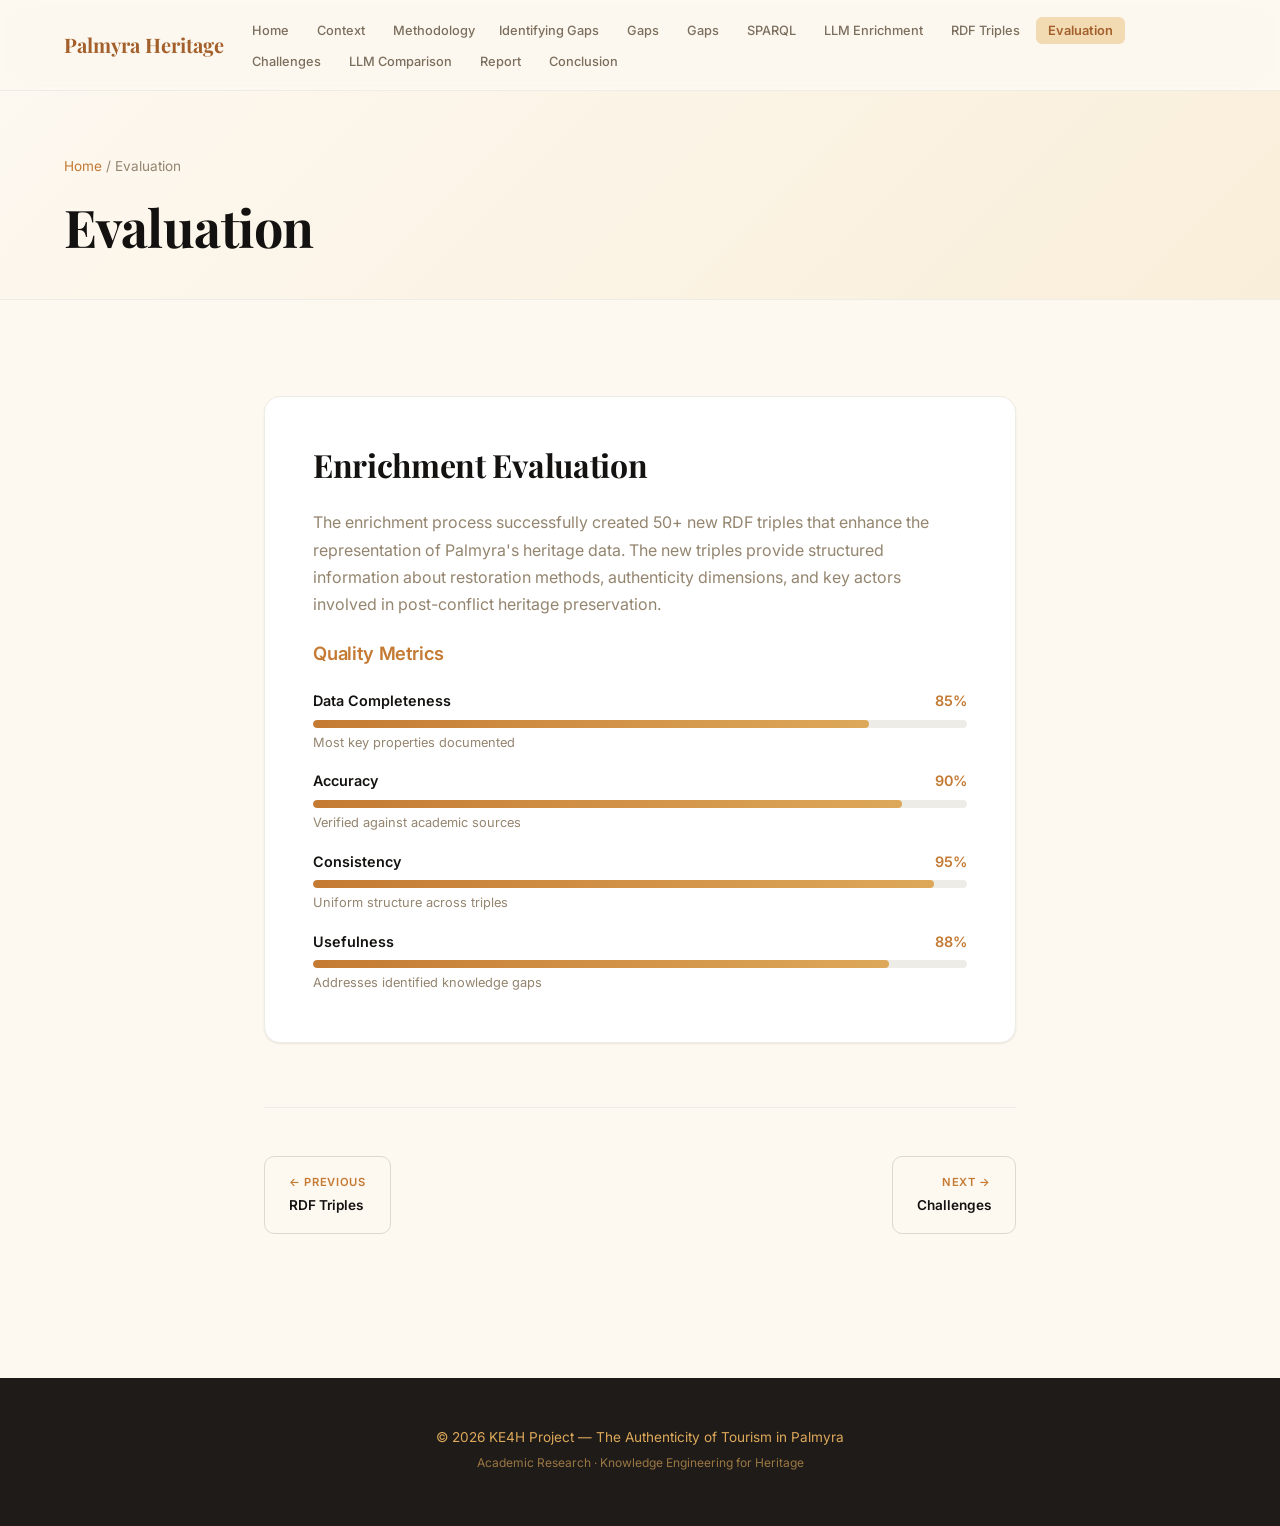
<file: evaluation.html>
<!DOCTYPE html>
<html lang="en">
<head>
  <meta charset="UTF-8" />
  <meta name="viewport" content="width=device-width, initial-scale=1.0" />
  <title>Evaluation — Palmyra Heritage</title>
  <meta name="description" content="Evaluation of the enrichment process including quality metrics for data completeness, accuracy, consistency, and usefulness." />
  <link rel="stylesheet" href="style.css" />
</head>
<body>

  <!-- Navigation -->
  <nav class="nav" id="main-nav">
    <div class="container">
      <div class="nav__inner">
        <a href="index.html" class="nav__logo">Palmyra Heritage</a>
        <ul class="nav__links">
          <li><a href="index.html" class="nav__link">Home</a></li>
          <li><a href="context.html" class="nav__link">Context</a></li>
          <li><a href="methodology.html" class="nav__link">Methodology</a><a href="gaps.html" class="nav__link">Identifying Gaps</a></li><li><a href="gaps.html" class="nav__link">Gaps</a></li>
          <li><a href="gaps.html" class="nav__link">Gaps</a></li><li><a href="sparql.html" class="nav__link">SPARQL</a></li>
          <li><a href="llm-enrichment.html" class="nav__link">LLM Enrichment</a></li>
          <li><a href="rdf-triples.html" class="nav__link">RDF Triples</a></li>
          <li><a href="evaluation.html" class="nav__link nav__link--active">Evaluation</a></li>
          <li><a href="challenges.html" class="nav__link">Challenges</a></li>
          <li><a href="llm-comparison.html" class="nav__link">LLM Comparison</a></li>
          <li><a href="report.html" class="nav__link">Report</a></li>
          <li><a href="conclusion.html" class="nav__link">Conclusion</a></li>
        </ul>
        <button class="nav__toggle" aria-label="Toggle menu" onclick="document.getElementById('mobile-nav').classList.toggle('open')">
          <svg viewBox="0 0 24 24" fill="none" stroke="currentColor" stroke-width="2" stroke-linecap="round"><line x1="3" y1="6" x2="21" y2="6"/><line x1="3" y1="12" x2="21" y2="12"/><line x1="3" y1="18" x2="21" y2="18"/></svg>
        </button>
      </div>
      <div class="nav__mobile" id="mobile-nav">
        <a href="index.html" class="nav__link">Home</a>
        <a href="context.html" class="nav__link">Context</a>
        <a href="methodology.html" class="nav__link">Methodology</a><a href="gaps.html" class="nav__link">Identifying Gaps</a>
        <a href="gaps.html" class="nav__link">Identifying Gaps</a><a href="sparql.html" class="nav__link">SPARQL Queries</a>
        <a href="llm-enrichment.html" class="nav__link">LLM Enrichment</a>
        <a href="rdf-triples.html" class="nav__link">RDF Triples</a>
        <a href="evaluation.html" class="nav__link nav__link--active">Evaluation</a>
        <a href="challenges.html" class="nav__link">Challenges</a>
        <a href="llm-comparison.html" class="nav__link">LLM Comparison</a>
        <a href="report.html" class="nav__link">Report</a>
        <a href="conclusion.html" class="nav__link">Conclusion</a>
      </div>
    </div>
  </nav>

  <!-- Page Header -->
  <header class="page-header">
    <div class="container">
      <p class="page-header__breadcrumb"><a href="index.html">Home</a> / Evaluation</p>
      <h1>Evaluation</h1>
    </div>
  </header>

  <!-- Content -->
  <section class="section">
    <div class="container container--narrow">
      <div class="space-y">

        <div class="card fade-in-up">
          <h2>Enrichment Evaluation</h2>
          <p>The enrichment process successfully created 50+ new RDF triples that enhance the representation of Palmyra's heritage data. The new triples provide structured information about restoration methods, authenticity dimensions, and key actors involved in post-conflict heritage preservation.</p>

          <h3 class="text-accent mt-lg">Quality Metrics</h3>

          <!-- Visual metric bars -->
          <div class="space-y-sm mt-lg">
            <div>
              <div style="display:flex;justify-content:space-between;font-size:0.9rem;margin-bottom:6px;">
                <span><strong>Data Completeness</strong></span>
                <span class="text-accent" style="font-weight:600">85%</span>
              </div>
              <div style="width:100%;height:8px;background:var(--stone-100);border-radius:100px;overflow:hidden;">
                <div style="width:85%;height:100%;background:linear-gradient(90deg,var(--accent),var(--accent-light));border-radius:100px;transition:width 1s var(--ease-out);"></div>
              </div>
              <p style="font-size:0.8rem;margin-top:4px;">Most key properties documented</p>
            </div>
            <div>
              <div style="display:flex;justify-content:space-between;font-size:0.9rem;margin-bottom:6px;">
                <span><strong>Accuracy</strong></span>
                <span class="text-accent" style="font-weight:600">90%</span>
              </div>
              <div style="width:100%;height:8px;background:var(--stone-100);border-radius:100px;overflow:hidden;">
                <div style="width:90%;height:100%;background:linear-gradient(90deg,var(--accent),var(--accent-light));border-radius:100px;transition:width 1s var(--ease-out);"></div>
              </div>
              <p style="font-size:0.8rem;margin-top:4px;">Verified against academic sources</p>
            </div>
            <div>
              <div style="display:flex;justify-content:space-between;font-size:0.9rem;margin-bottom:6px;">
                <span><strong>Consistency</strong></span>
                <span class="text-accent" style="font-weight:600">95%</span>
              </div>
              <div style="width:100%;height:8px;background:var(--stone-100);border-radius:100px;overflow:hidden;">
                <div style="width:95%;height:100%;background:linear-gradient(90deg,var(--accent),var(--accent-light));border-radius:100px;transition:width 1s var(--ease-out);"></div>
              </div>
              <p style="font-size:0.8rem;margin-top:4px;">Uniform structure across triples</p>
            </div>
            <div>
              <div style="display:flex;justify-content:space-between;font-size:0.9rem;margin-bottom:6px;">
                <span><strong>Usefulness</strong></span>
                <span class="text-accent" style="font-weight:600">88%</span>
              </div>
              <div style="width:100%;height:8px;background:var(--stone-100);border-radius:100px;overflow:hidden;">
                <div style="width:88%;height:100%;background:linear-gradient(90deg,var(--accent),var(--accent-light));border-radius:100px;transition:width 1s var(--ease-out);"></div>
              </div>
              <p style="font-size:0.8rem;margin-top:4px;">Addresses identified knowledge gaps</p>
            </div>
          </div>
        </div>

      </div>

      <!-- Page Navigation -->
      <div class="page-nav">
        <a href="rdf-triples.html">
          <span class="page-nav__label">← Previous</span>
          <span class="page-nav__title">RDF Triples</span>
        </a>
        <a href="challenges.html">
          <span class="page-nav__label">Next →</span>
          <span class="page-nav__title">Challenges</span>
        </a>
      </div>
    </div>
  </section>

  <!-- Footer -->
  <footer class="footer">
    <div class="container">
      <p>&copy; 2026 KE4H Project — The Authenticity of Tourism in Palmyra</p>
      <p class="footer__sub">Academic Research &middot; Knowledge Engineering for Heritage</p>
    </div>
  </footer>

  <script>
    window.addEventListener('scroll', () => {
      document.getElementById('main-nav').classList.toggle('scrolled', window.scrollY > 10);
    });
  </script>

</body>
</html>
</file>
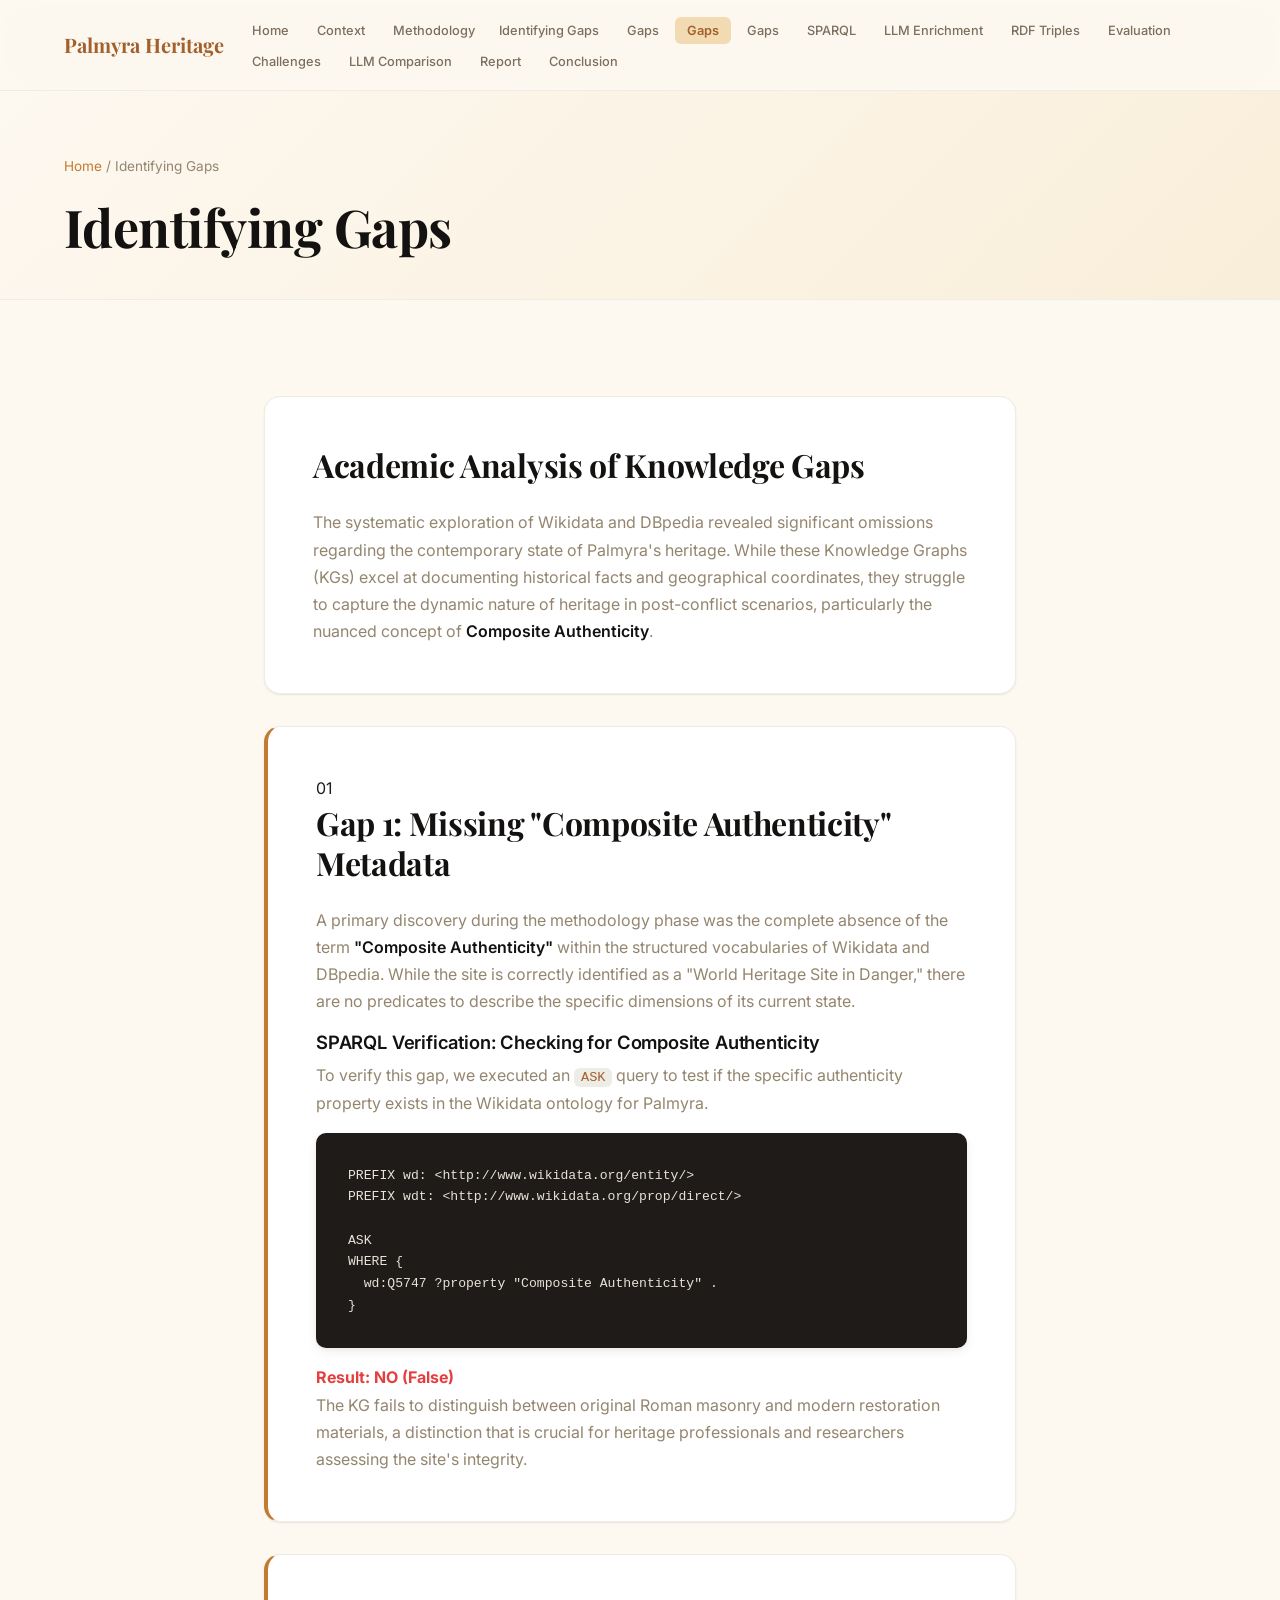
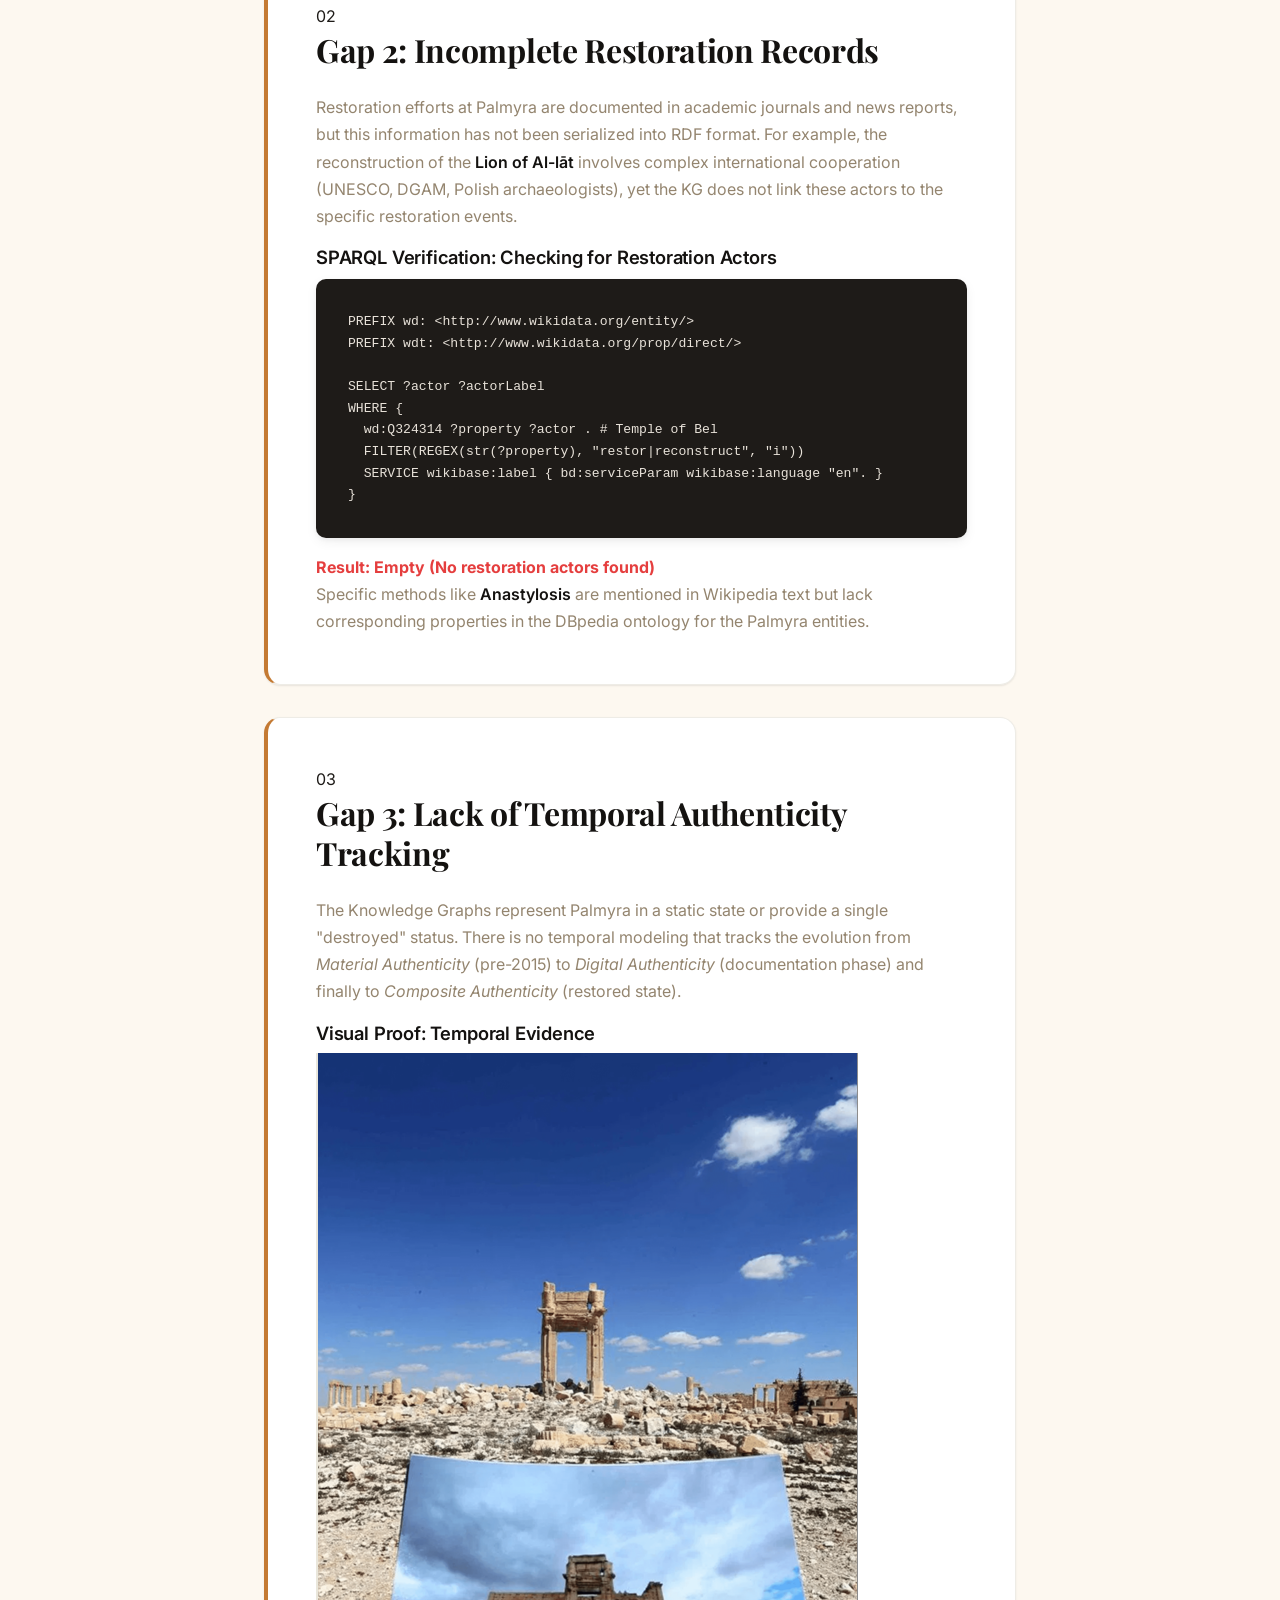
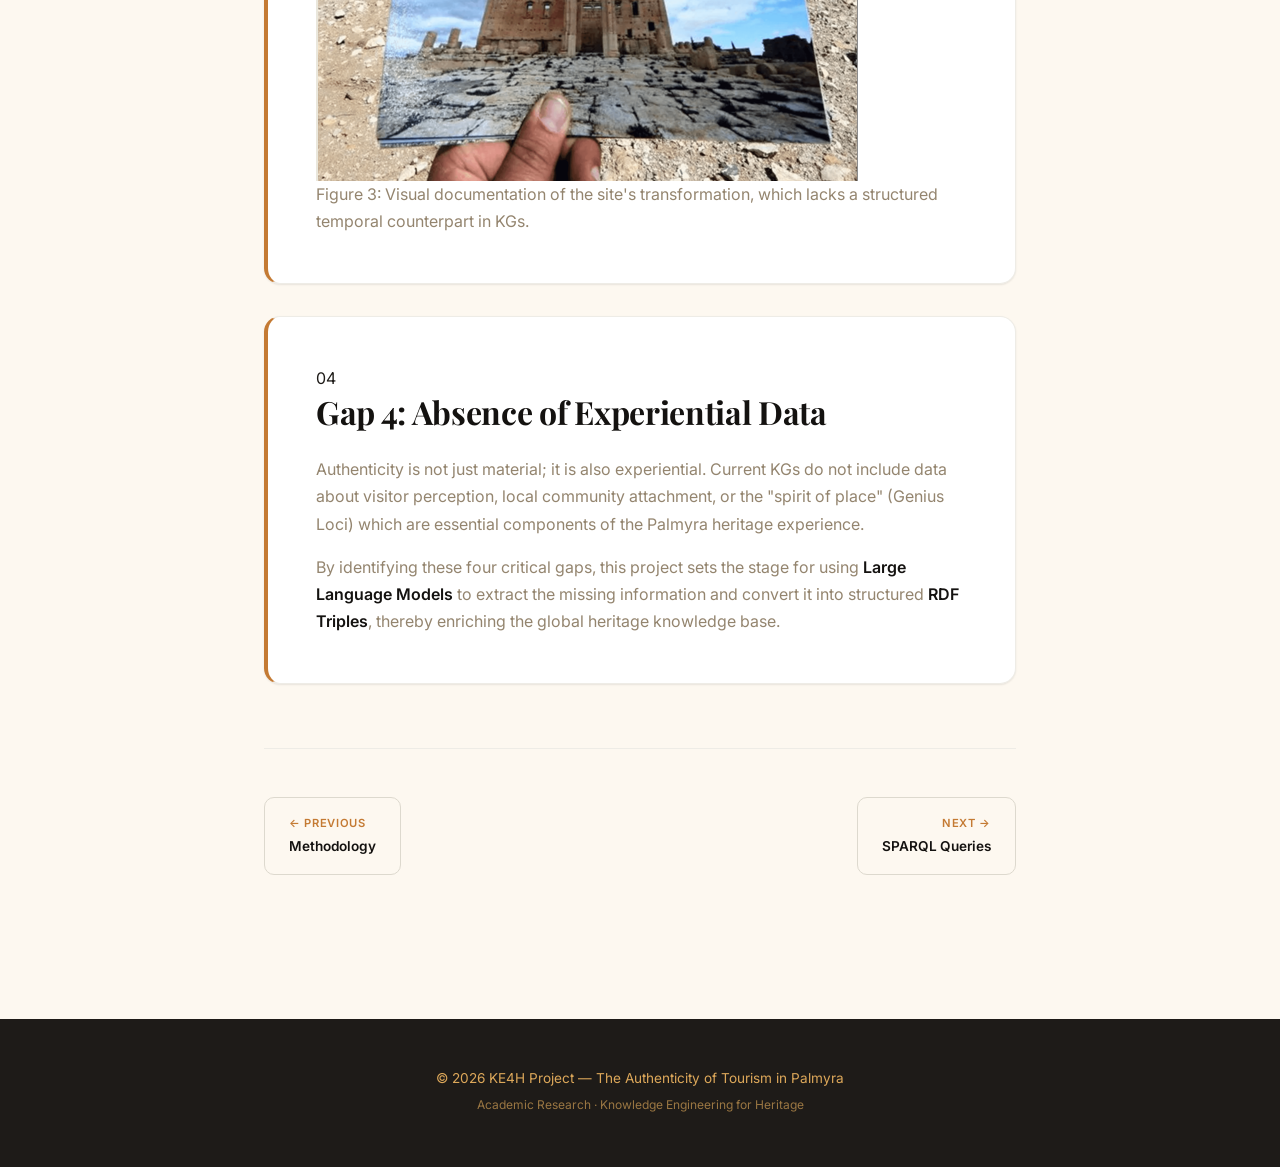
<file: gaps.html>
<!DOCTYPE html>
<html lang="en">
<head>
  <meta charset="UTF-8" />
  <meta name="viewport" content="width=device-width, initial-scale=1.0" />
  <title>Identifying Gaps — Palmyra Heritage</title>
  <meta name="description" content="Detailed analysis of information gaps identified in Knowledge Graphs regarding Palmyra's heritage and authenticity." />
  <link rel="stylesheet" href="style.css" />
</head>
<body>

  <!-- Navigation -->
  <nav class="nav" id="main-nav">
    <div class="container">
      <div class="nav__inner">
        <a href="index.html" class="nav__logo">Palmyra Heritage</a>
        <ul class="nav__links">
          <li><a href="index.html" class="nav__link">Home</a></li>
          <li><a href="context.html" class="nav__link">Context</a></li>
          <li><a href="methodology.html" class="nav__link">Methodology</a><a href="gaps.html" class="nav__link">Identifying Gaps</a></li><li><a href="gaps.html" class="nav__link">Gaps</a></li>
          <li><a href="gaps.html" class="nav__link nav__link--active">Gaps</a></li>
          <li><a href="gaps.html" class="nav__link">Gaps</a></li><li><a href="sparql.html" class="nav__link">SPARQL</a></li>
          <li><a href="llm-enrichment.html" class="nav__link">LLM Enrichment</a></li>
          <li><a href="rdf-triples.html" class="nav__link">RDF Triples</a></li>
          <li><a href="evaluation.html" class="nav__link">Evaluation</a></li>
          <li><a href="challenges.html" class="nav__link">Challenges</a></li>
          <li><a href="llm-comparison.html" class="nav__link">LLM Comparison</a></li>
          <li><a href="report.html" class="nav__link">Report</a></li>
          <li><a href="conclusion.html" class="nav__link">Conclusion</a></li>
        </ul>
        <button class="nav__toggle" aria-label="Toggle menu" onclick="document.getElementById('mobile-nav').classList.toggle('open')">
          <svg viewBox="0 0 24 24" fill="none" stroke="currentColor" stroke-width="2" stroke-linecap="round"><line x1="3" y1="6" x2="21" y2="6"/><line x1="3" y1="12" x2="21" y2="12"/><line x1="3" y1="18" x2="21" y2="18"/></svg>
        </button>
      </div>
      <div class="nav__mobile" id="mobile-nav">
        <a href="index.html" class="nav__link">Home</a>
        <a href="context.html" class="nav__link">Context</a>
        <a href="methodology.html" class="nav__link">Methodology</a><a href="gaps.html" class="nav__link">Identifying Gaps</a>
        <a href="gaps.html" class="nav__link nav__link--active">Identifying Gaps</a>
        <a href="gaps.html" class="nav__link">Identifying Gaps</a><a href="sparql.html" class="nav__link">SPARQL Queries</a>
        <a href="llm-enrichment.html" class="nav__link">LLM Enrichment</a>
        <a href="rdf-triples.html" class="nav__link">RDF Triples</a>
        <a href="evaluation.html" class="nav__link">Evaluation</a>
        <a href="challenges.html" class="nav__link">Challenges</a>
        <a href="llm-comparison.html" class="nav__link">LLM Comparison</a>
        <a href="report.html" class="nav__link">Report</a>
        <a href="conclusion.html" class="nav__link">Conclusion</a>
      </div>
    </div>
  </nav>

  <!-- Page Header -->
  <header class="page-header">
    <div class="container">
      <p class="page-header__breadcrumb"><a href="index.html">Home</a> / Identifying Gaps</p>
      <h1>Identifying Gaps</h1>
    </div>
  </header>

  <!-- Content -->
  <section class="section">
    <div class="container container--narrow">
      <div class="space-y">

        <!-- Introduction -->
        <div class="card fade-in-up">
          <h2>Academic Analysis of Knowledge Gaps</h2>
          <p>The systematic exploration of Wikidata and DBpedia revealed significant omissions regarding the contemporary state of Palmyra's heritage. While these Knowledge Graphs (KGs) excel at documenting historical facts and geographical coordinates, they struggle to capture the dynamic nature of heritage in post-conflict scenarios, particularly the nuanced concept of <strong>Composite Authenticity</strong>.</p>
        </div>

        <!-- Gap 1 -->
        <div class="card card--accent fade-in-up">
          <div class="gap-number">01</div>
          <h2>Gap 1: Missing "Composite Authenticity" Metadata</h2>
          <p>A primary discovery during the methodology phase was the complete absence of the term <strong>"Composite Authenticity"</strong> within the structured vocabularies of Wikidata and DBpedia. While the site is correctly identified as a "World Heritage Site in Danger," there are no predicates to describe the specific dimensions of its current state.</p>
          
          <div class="evidence-box">
            <h3>SPARQL Verification: Checking for Composite Authenticity</h3>
            <p>To verify this gap, we executed an <code>ASK</code> query to test if the specific authenticity property exists in the Wikidata ontology for Palmyra.</p>
            <pre class="code-block" style="margin-top:10px;">PREFIX wd: &lt;http://www.wikidata.org/entity/&gt;
PREFIX wdt: &lt;http://www.wikidata.org/prop/direct/&gt;

ASK
WHERE {
  wd:Q5747 ?property "Composite Authenticity" .
}</pre>
            <p style="margin-top:10px; font-weight:bold; color:#e53e3e;">Result: NO (False)</p>
          </div>
          
          <p>The KG fails to distinguish between original Roman masonry and modern restoration materials, a distinction that is crucial for heritage professionals and researchers assessing the site's integrity.</p>
        </div>

        <!-- Gap 2 -->
        <div class="card card--accent fade-in-up">
          <div class="gap-number">02</div>
          <h2>Gap 2: Incomplete Restoration Records</h2>
          <p>Restoration efforts at Palmyra are documented in academic journals and news reports, but this information has not been serialized into RDF format. For example, the reconstruction of the <strong>Lion of Al-lāt</strong> involves complex international cooperation (UNESCO, DGAM, Polish archaeologists), yet the KG does not link these actors to the specific restoration events.</p>
          
          <div class="evidence-box">
            <h3>SPARQL Verification: Checking for Restoration Actors</h3>
            <pre class="code-block" style="margin-top:10px;">PREFIX wd: &lt;http://www.wikidata.org/entity/&gt;
PREFIX wdt: &lt;http://www.wikidata.org/prop/direct/&gt;

SELECT ?actor ?actorLabel
WHERE {
  wd:Q324314 ?property ?actor . # Temple of Bel
  FILTER(REGEX(str(?property), "restor|reconstruct", "i"))
  SERVICE wikibase:label { bd:serviceParam wikibase:language "en". }
}</pre>
            <p style="margin-top:10px; font-weight:bold; color:#e53e3e;">Result: Empty (No restoration actors found)</p>
          </div>
          
          <p>Specific methods like <strong>Anastylosis</strong> are mentioned in Wikipedia text but lack corresponding properties in the DBpedia ontology for the Palmyra entities.</p>
        </div>

        <!-- Gap 3 -->
        <div class="card card--accent fade-in-up">
          <div class="gap-number">03</div>
          <h2>Gap 3: Lack of Temporal Authenticity Tracking</h2>
          <p>The Knowledge Graphs represent Palmyra in a static state or provide a single "destroyed" status. There is no temporal modeling that tracks the evolution from <em>Material Authenticity</em> (pre-2015) to <em>Digital Authenticity</em> (documentation phase) and finally to <em>Composite Authenticity</em> (restored state).</p>
          
          <div class="evidence-box">
            <h3>Visual Proof: Temporal Evidence</h3>
            <div class="placeholder-img">
              <img src="images/palmyra-before-after-photo.png" alt="Temporal evolution of Palmyra" />
              <p class="caption">Figure 3: Visual documentation of the site's transformation, which lacks a structured temporal counterpart in KGs.</p>
            </div>
          </div>
        </div>

        <!-- Gap 4 -->
        <div class="card card--accent fade-in-up">
          <div class="gap-number">04</div>
          <h2>Gap 4: Absence of Experiential Data</h2>
          <p>Authenticity is not just material; it is also experiential. Current KGs do not include data about visitor perception, local community attachment, or the "spirit of place" (Genius Loci) which are essential components of the Palmyra heritage experience.</p>
          <p>By identifying these four critical gaps, this project sets the stage for using <strong>Large Language Models</strong> to extract the missing information and convert it into structured <strong>RDF Triples</strong>, thereby enriching the global heritage knowledge base.</p>
        </div>

      </div>

      <!-- Page Navigation -->
      <div class="page-nav">
        <a href="methodology.html">
          <span class="page-nav__label">← Previous</span>
          <span class="page-nav__title">Methodology</span>
        </a>
        <a href="sparql.html">
          <span class="page-nav__label">Next →</span>
          <span class="page-nav__title">SPARQL Queries</span>
        </a>
      </div>
    </div>
  </section>

  <!-- Footer -->
  <footer class="footer">
    <div class="container">
      <p>&copy; 2026 KE4H Project — The Authenticity of Tourism in Palmyra</p>
      <p class="footer__sub">Academic Research &middot; Knowledge Engineering for Heritage</p>
    </div>
  </footer>

  <script>
    window.addEventListener('scroll', () => {
      document.getElementById('main-nav').classList.toggle('scrolled', window.scrollY > 10);
    });
  </script>

</body>
</html>
</file>
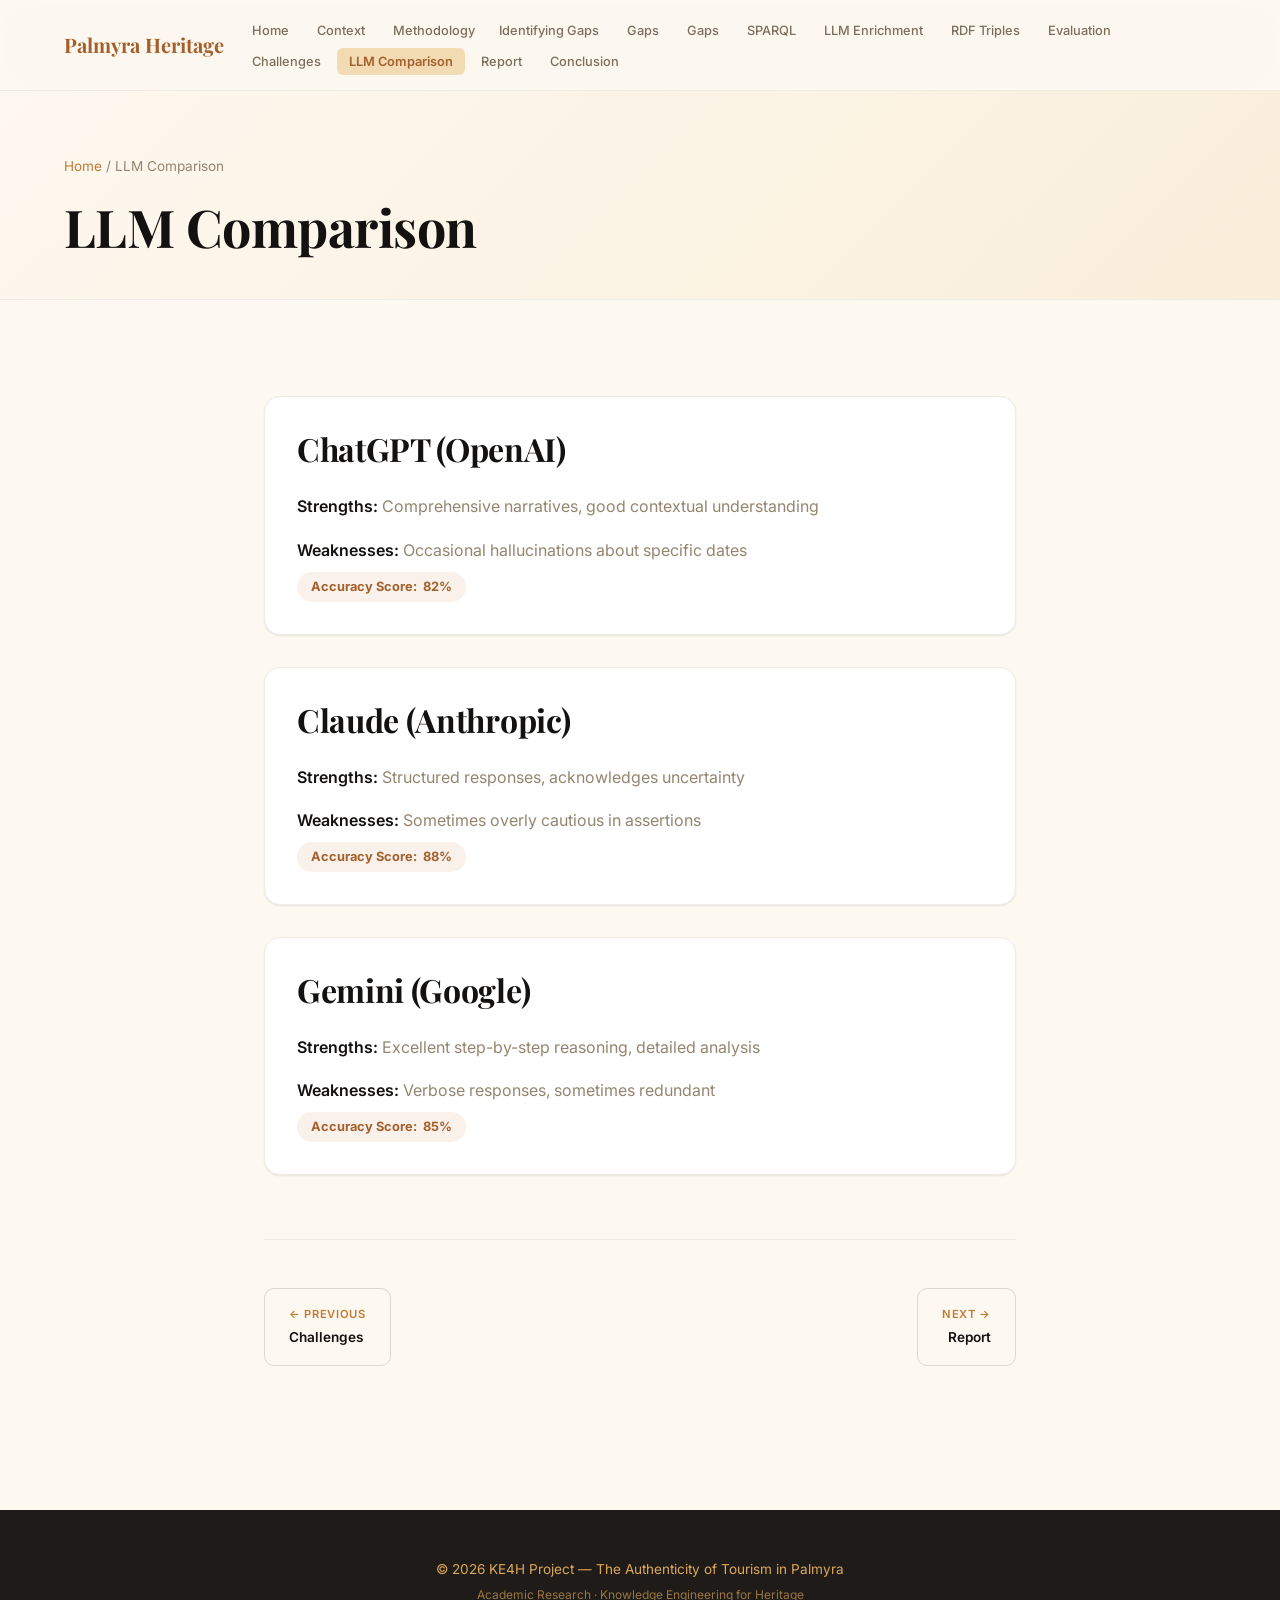
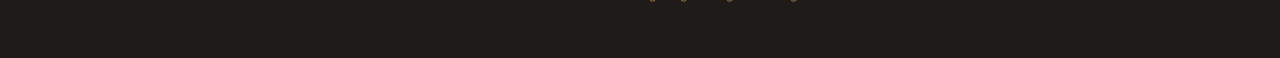
<file: llm-comparison.html>
<!DOCTYPE html>
<html lang="en">
<head>
  <meta charset="UTF-8" />
  <meta name="viewport" content="width=device-width, initial-scale=1.0" />
  <title>LLM Comparison — Palmyra Heritage</title>
  <meta name="description" content="Comparison of ChatGPT, Claude, and Gemini for heritage knowledge extraction — strengths, weaknesses, and accuracy scores." />
  <link rel="stylesheet" href="style.css" />
</head>
<body>

  <!-- Navigation -->
  <nav class="nav" id="main-nav">
    <div class="container">
      <div class="nav__inner">
        <a href="index.html" class="nav__logo">Palmyra Heritage</a>
        <ul class="nav__links">
          <li><a href="index.html" class="nav__link">Home</a></li>
          <li><a href="context.html" class="nav__link">Context</a></li>
          <li><a href="methodology.html" class="nav__link">Methodology</a><a href="gaps.html" class="nav__link">Identifying Gaps</a></li><li><a href="gaps.html" class="nav__link">Gaps</a></li>
          <li><a href="gaps.html" class="nav__link">Gaps</a></li><li><a href="sparql.html" class="nav__link">SPARQL</a></li>
          <li><a href="llm-enrichment.html" class="nav__link">LLM Enrichment</a></li>
          <li><a href="rdf-triples.html" class="nav__link">RDF Triples</a></li>
          <li><a href="evaluation.html" class="nav__link">Evaluation</a></li>
          <li><a href="challenges.html" class="nav__link">Challenges</a></li>
          <li><a href="llm-comparison.html" class="nav__link nav__link--active">LLM Comparison</a></li>
          <li><a href="report.html" class="nav__link">Report</a></li>
          <li><a href="conclusion.html" class="nav__link">Conclusion</a></li>
        </ul>
        <button class="nav__toggle" aria-label="Toggle menu" onclick="document.getElementById('mobile-nav').classList.toggle('open')">
          <svg viewBox="0 0 24 24" fill="none" stroke="currentColor" stroke-width="2" stroke-linecap="round"><line x1="3" y1="6" x2="21" y2="6"/><line x1="3" y1="12" x2="21" y2="12"/><line x1="3" y1="18" x2="21" y2="18"/></svg>
        </button>
      </div>
      <div class="nav__mobile" id="mobile-nav">
        <a href="index.html" class="nav__link">Home</a>
        <a href="context.html" class="nav__link">Context</a>
        <a href="methodology.html" class="nav__link">Methodology</a><a href="gaps.html" class="nav__link">Identifying Gaps</a>
        <a href="gaps.html" class="nav__link">Identifying Gaps</a><a href="sparql.html" class="nav__link">SPARQL Queries</a>
        <a href="llm-enrichment.html" class="nav__link">LLM Enrichment</a>
        <a href="rdf-triples.html" class="nav__link">RDF Triples</a>
        <a href="evaluation.html" class="nav__link">Evaluation</a>
        <a href="challenges.html" class="nav__link">Challenges</a>
        <a href="llm-comparison.html" class="nav__link nav__link--active">LLM Comparison</a>
        <a href="report.html" class="nav__link">Report</a>
        <a href="conclusion.html" class="nav__link">Conclusion</a>
      </div>
    </div>
  </nav>

  <!-- Page Header -->
  <header class="page-header">
    <div class="container">
      <p class="page-header__breadcrumb"><a href="index.html">Home</a> / LLM Comparison</p>
      <h1>LLM Comparison</h1>
    </div>
  </header>

  <!-- Content -->
  <section class="section">
    <div class="container container--narrow">
      <div class="space-y">

        <div class="card fade-in-up comparison-card">
          <h2>ChatGPT (OpenAI)</h2>
          <div class="space-y-sm">
            <p><strong>Strengths:</strong> Comprehensive narratives, good contextual understanding</p>
            <p><strong>Weaknesses:</strong> Occasional hallucinations about specific dates</p>
          </div>
          <div class="comparison-card__score">
            <span>Accuracy Score:</span> 82%
          </div>
        </div>

        <div class="card fade-in-up comparison-card">
          <h2>Claude (Anthropic)</h2>
          <div class="space-y-sm">
            <p><strong>Strengths:</strong> Structured responses, acknowledges uncertainty</p>
            <p><strong>Weaknesses:</strong> Sometimes overly cautious in assertions</p>
          </div>
          <div class="comparison-card__score">
            <span>Accuracy Score:</span> 88%
          </div>
        </div>

        <div class="card fade-in-up comparison-card">
          <h2>Gemini (Google)</h2>
          <div class="space-y-sm">
            <p><strong>Strengths:</strong> Excellent step-by-step reasoning, detailed analysis</p>
            <p><strong>Weaknesses:</strong> Verbose responses, sometimes redundant</p>
          </div>
          <div class="comparison-card__score">
            <span>Accuracy Score:</span> 85%
          </div>
        </div>

      </div>

      <!-- Page Navigation -->
      <div class="page-nav">
        <a href="challenges.html">
          <span class="page-nav__label">← Previous</span>
          <span class="page-nav__title">Challenges</span>
        </a>
        <a href="report.html">
          <span class="page-nav__label">Next →</span>
          <span class="page-nav__title">Report</span>
        </a>
      </div>
    </div>
  </section>

  <!-- Footer -->
  <footer class="footer">
    <div class="container">
      <p>&copy; 2026 KE4H Project — The Authenticity of Tourism in Palmyra</p>
      <p class="footer__sub">Academic Research &middot; Knowledge Engineering for Heritage</p>
    </div>
  </footer>

  <script>
    window.addEventListener('scroll', () => {
      document.getElementById('main-nav').classList.toggle('scrolled', window.scrollY > 10);
    });
  </script>

</body>
</html>
</file>
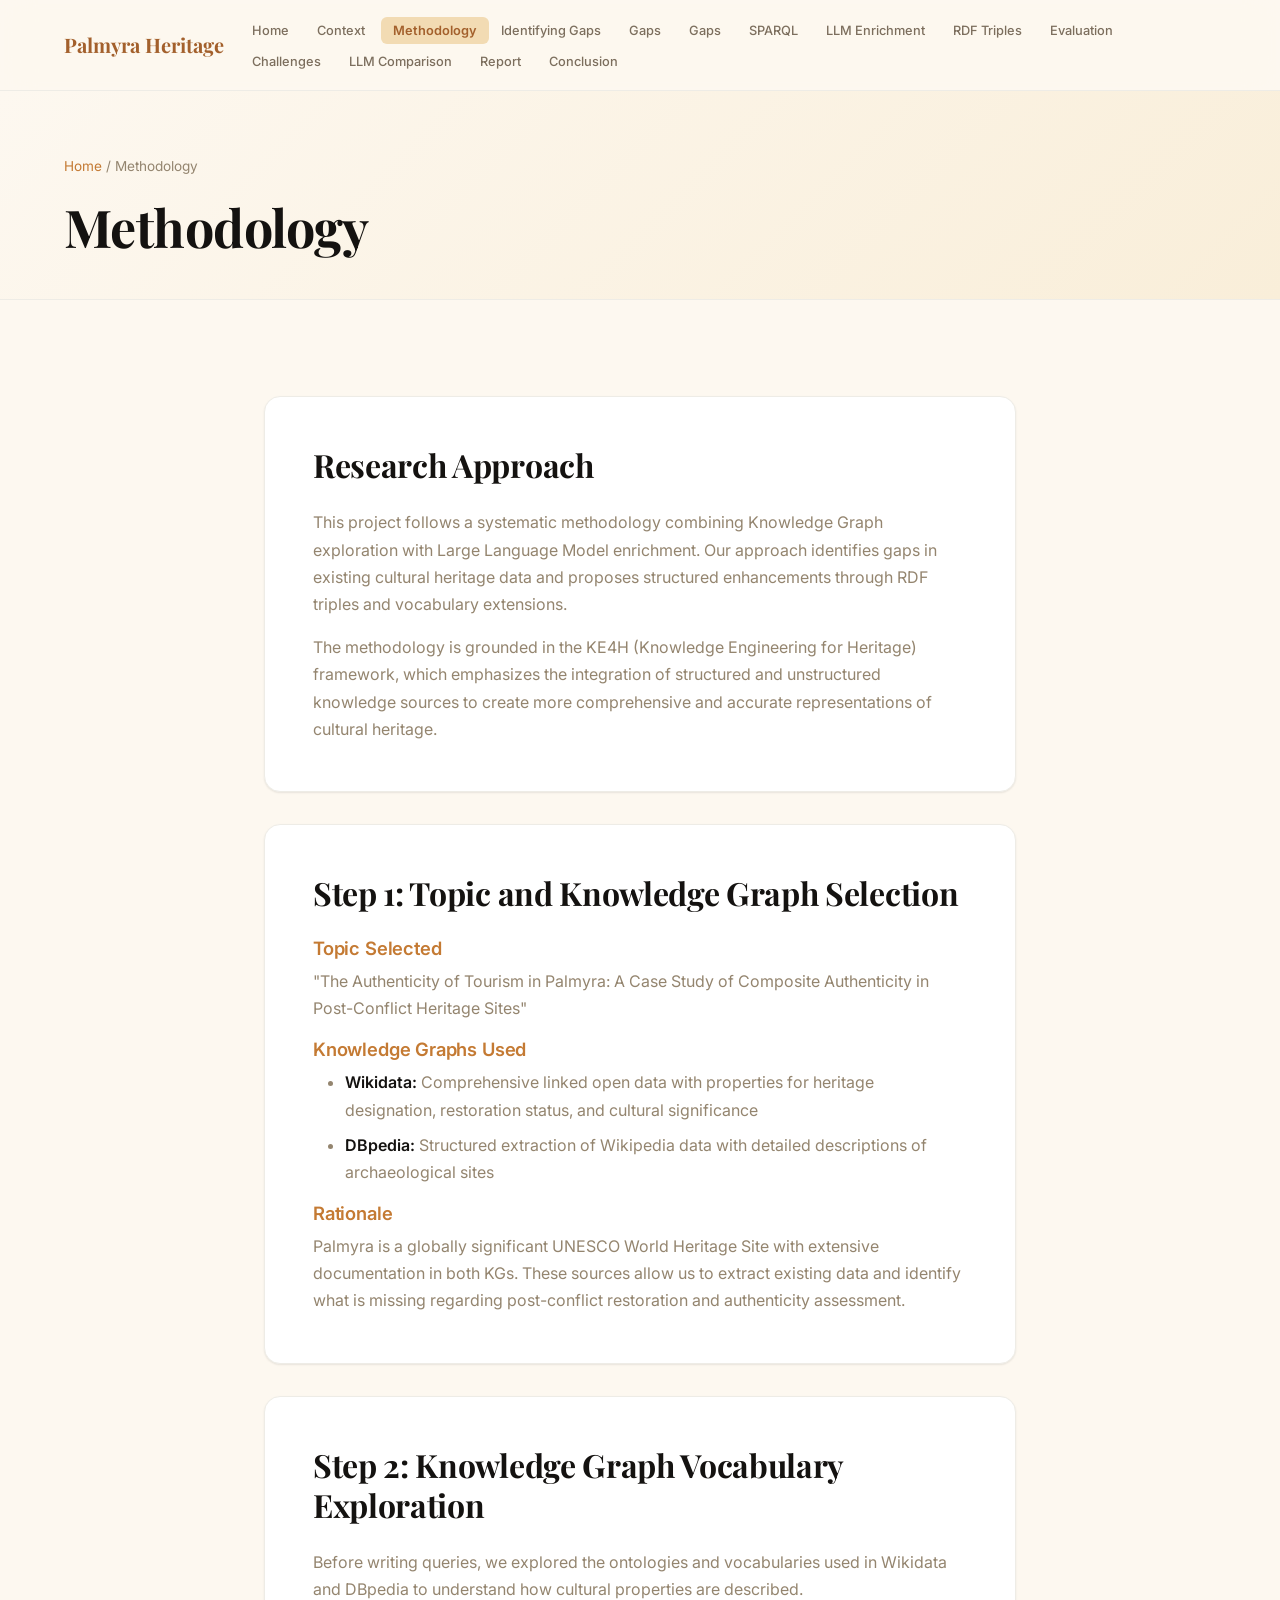
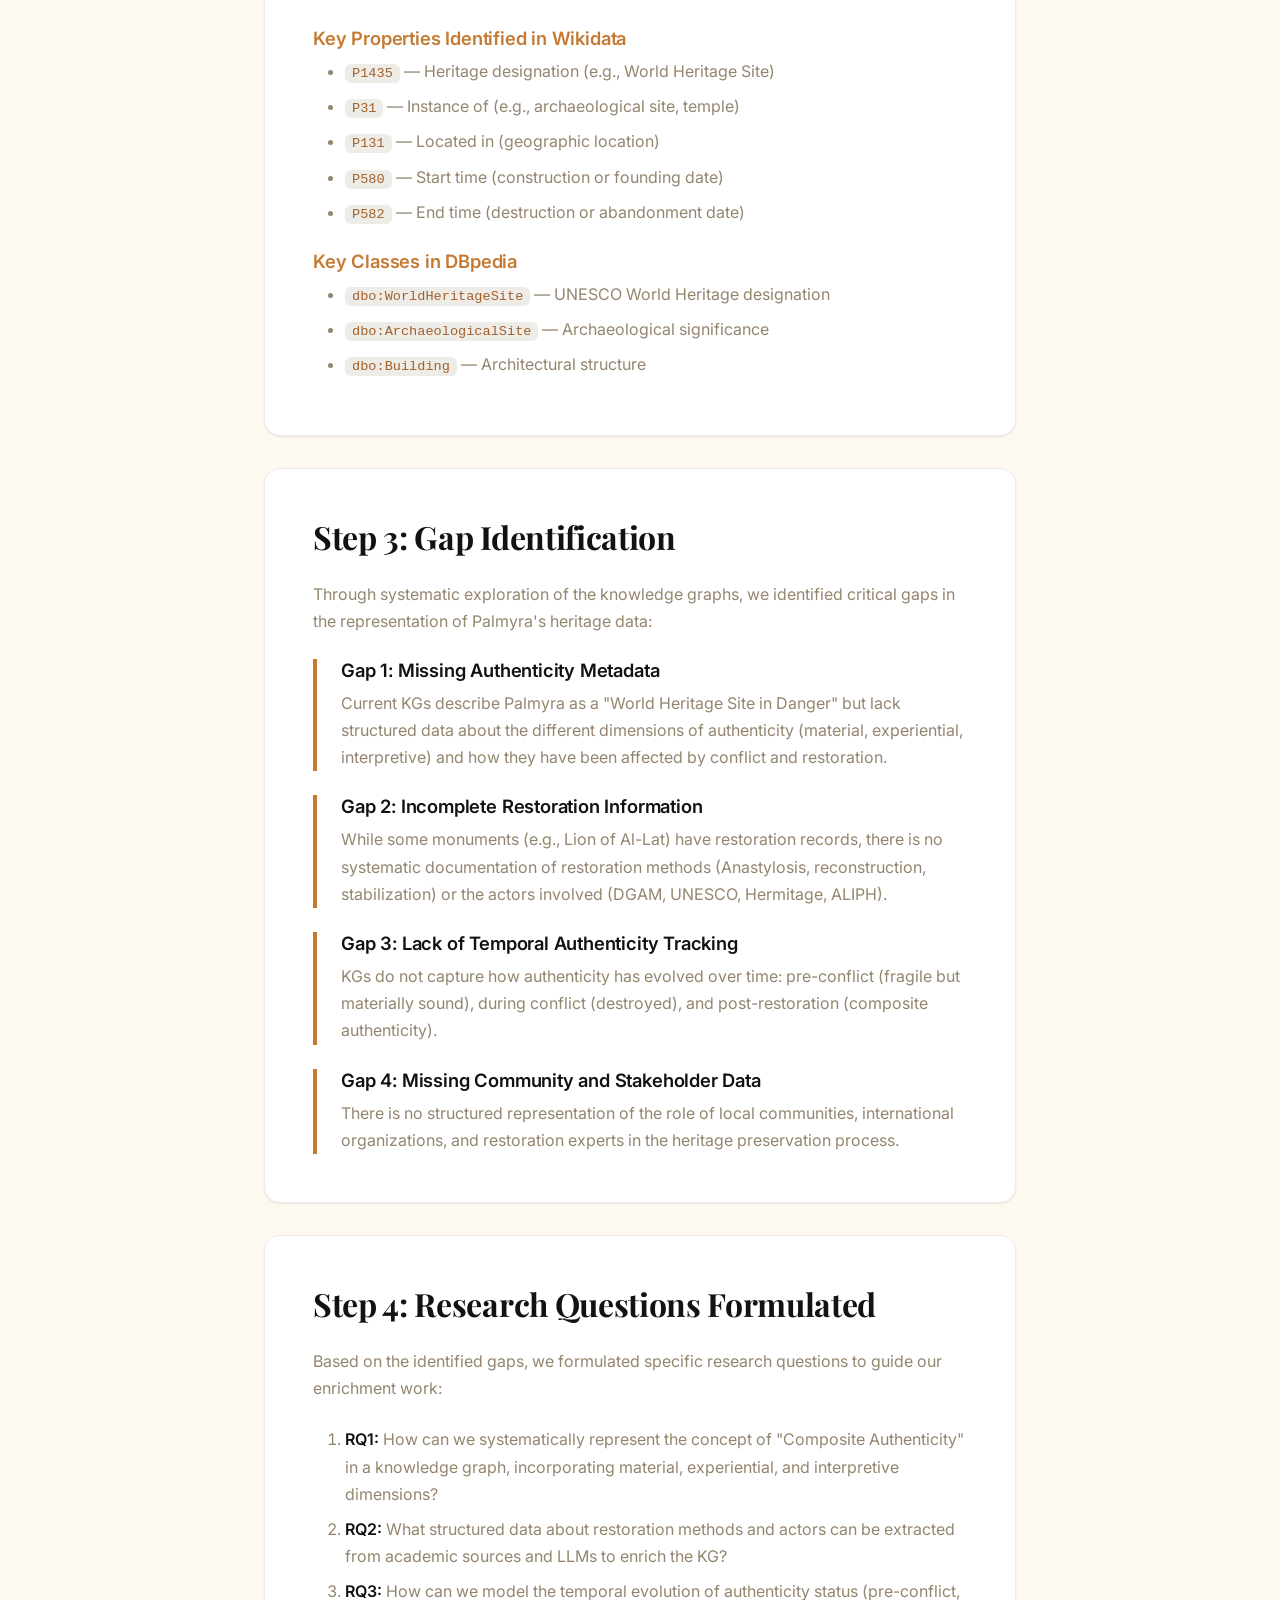
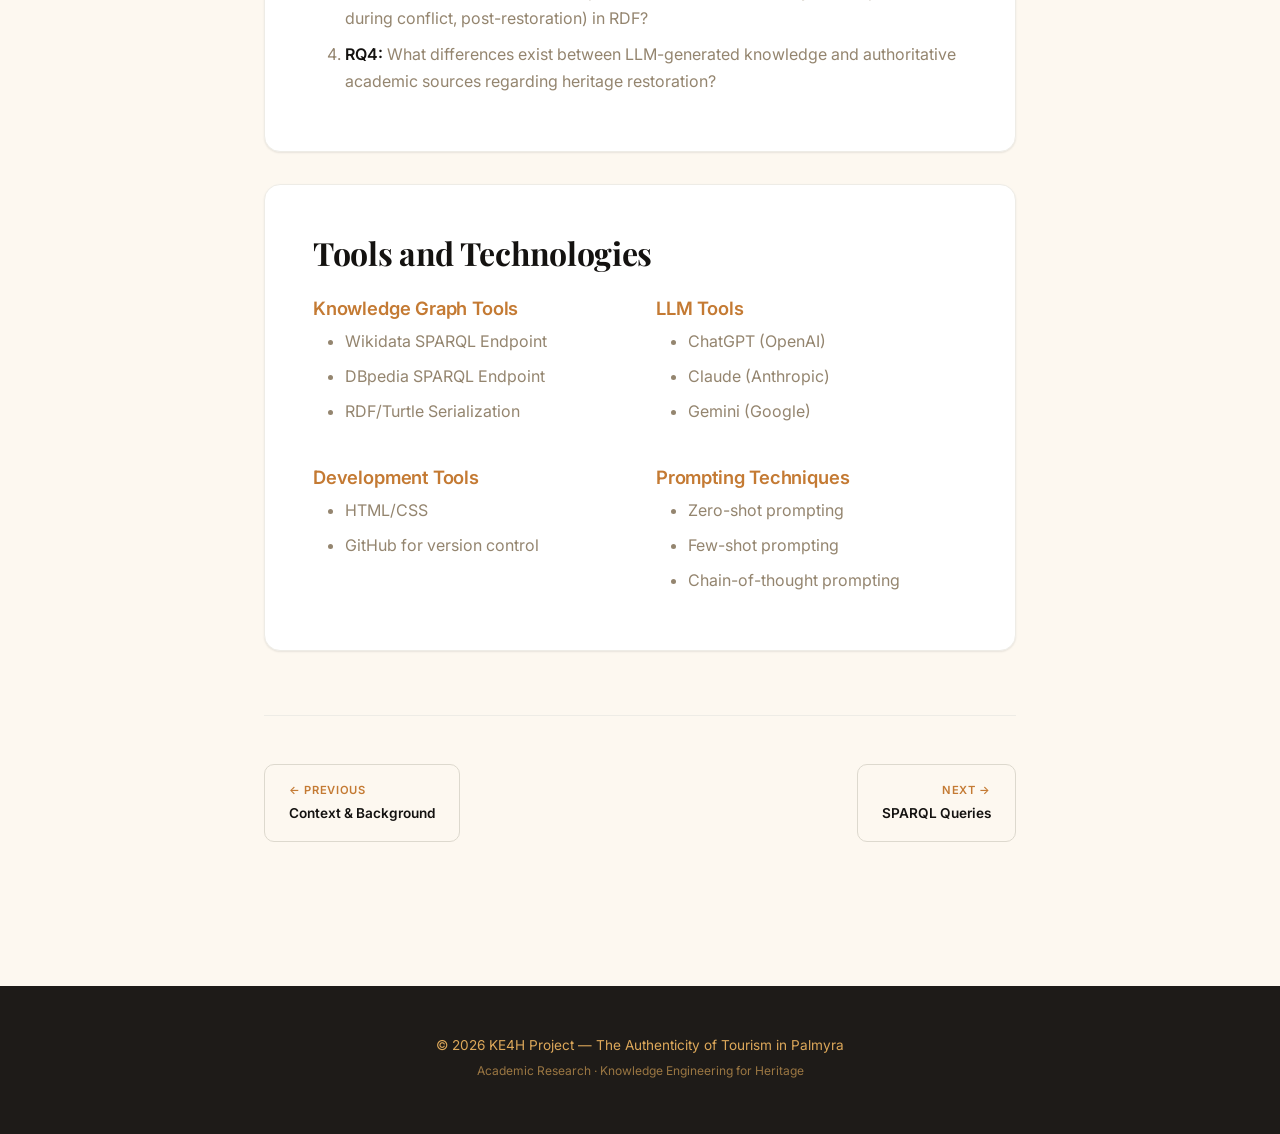
<file: methodology.html>
<!DOCTYPE html>
<html lang="en">
<head>
  <meta charset="UTF-8" />
  <meta name="viewport" content="width=device-width, initial-scale=1.0" />
  <title>Methodology — Palmyra Heritage</title>
  <meta name="description" content="Research methodology for the Palmyra Heritage Knowledge Graph enrichment project, including gap identification and research questions." />
  <link rel="stylesheet" href="style.css" />
</head>
<body>

  <!-- Navigation -->
  <nav class="nav" id="main-nav">
    <div class="container">
      <div class="nav__inner">
        <a href="index.html" class="nav__logo">Palmyra Heritage</a>
        <ul class="nav__links">
          <li><a href="index.html" class="nav__link">Home</a></li>
          <li><a href="context.html" class="nav__link">Context</a></li>
          <li><a href="methodology.html" class="nav__link nav__link--active">Methodology</a><a href="gaps.html" class="nav__link">Identifying Gaps</a></li><li><a href="gaps.html" class="nav__link">Gaps</a></li>
          <li><a href="gaps.html" class="nav__link">Gaps</a></li><li><a href="sparql.html" class="nav__link">SPARQL</a></li>
          <li><a href="llm-enrichment.html" class="nav__link">LLM Enrichment</a></li>
          <li><a href="rdf-triples.html" class="nav__link">RDF Triples</a></li>
          <li><a href="evaluation.html" class="nav__link">Evaluation</a></li>
          <li><a href="challenges.html" class="nav__link">Challenges</a></li>
          <li><a href="llm-comparison.html" class="nav__link">LLM Comparison</a></li>
          <li><a href="report.html" class="nav__link">Report</a></li>
          <li><a href="conclusion.html" class="nav__link">Conclusion</a></li>
        </ul>
        <button class="nav__toggle" aria-label="Toggle menu" onclick="document.getElementById('mobile-nav').classList.toggle('open')">
          <svg viewBox="0 0 24 24" fill="none" stroke="currentColor" stroke-width="2" stroke-linecap="round"><line x1="3" y1="6" x2="21" y2="6"/><line x1="3" y1="12" x2="21" y2="12"/><line x1="3" y1="18" x2="21" y2="18"/></svg>
        </button>
      </div>
      <div class="nav__mobile" id="mobile-nav">
        <a href="index.html" class="nav__link">Home</a>
        <a href="context.html" class="nav__link">Context</a>
        <a href="methodology.html" class="nav__link nav__link--active">Methodology</a><a href="gaps.html" class="nav__link">Identifying Gaps</a>
        <a href="gaps.html" class="nav__link">Identifying Gaps</a><a href="sparql.html" class="nav__link">SPARQL Queries</a>
        <a href="llm-enrichment.html" class="nav__link">LLM Enrichment</a>
        <a href="rdf-triples.html" class="nav__link">RDF Triples</a>
        <a href="evaluation.html" class="nav__link">Evaluation</a>
        <a href="challenges.html" class="nav__link">Challenges</a>
        <a href="llm-comparison.html" class="nav__link">LLM Comparison</a>
        <a href="report.html" class="nav__link">Report</a>
        <a href="conclusion.html" class="nav__link">Conclusion</a>
      </div>
    </div>
  </nav>

  <!-- Page Header -->
  <header class="page-header">
    <div class="container">
      <p class="page-header__breadcrumb"><a href="index.html">Home</a> / Methodology</p>
      <h1>Methodology</h1>
    </div>
  </header>

  <!-- Content -->
  <section class="section">
    <div class="container container--narrow">
      <div class="space-y">

        <!-- Research Approach -->
        <div class="card fade-in-up">
          <h2>Research Approach</h2>
          <p>This project follows a systematic methodology combining Knowledge Graph exploration with Large Language Model enrichment. Our approach identifies gaps in existing cultural heritage data and proposes structured enhancements through RDF triples and vocabulary extensions.</p>
          <p>The methodology is grounded in the KE4H (Knowledge Engineering for Heritage) framework, which emphasizes the integration of structured and unstructured knowledge sources to create more comprehensive and accurate representations of cultural heritage.</p>
        </div>

        <!-- Step 1 -->
        <div class="card fade-in-up">
          <h2>Step 1: Topic and Knowledge Graph Selection</h2>
          <div class="space-y-sm">
            <div>
              <h3 class="text-accent">Topic Selected</h3>
              <p>"The Authenticity of Tourism in Palmyra: A Case Study of Composite Authenticity in Post-Conflict Heritage Sites"</p>
            </div>
            <div>
              <h3 class="text-accent">Knowledge Graphs Used</h3>
              <ul class="list">
                <li><strong>Wikidata:</strong> Comprehensive linked open data with properties for heritage designation, restoration status, and cultural significance</li>
                <li><strong>DBpedia:</strong> Structured extraction of Wikipedia data with detailed descriptions of archaeological sites</li>
              </ul>
            </div>
            <div>
              <h3 class="text-accent">Rationale</h3>
              <p>Palmyra is a globally significant UNESCO World Heritage Site with extensive documentation in both KGs. These sources allow us to extract existing data and identify what is missing regarding post-conflict restoration and authenticity assessment.</p>
            </div>
          </div>
        </div>

        <!-- Step 2 -->
        <div class="card fade-in-up">
          <h2>Step 2: Knowledge Graph Vocabulary Exploration</h2>
          <p>Before writing queries, we explored the ontologies and vocabularies used in Wikidata and DBpedia to understand how cultural properties are described.</p>

          <h3 class="text-accent mt-lg">Key Properties Identified in Wikidata</h3>
          <ul class="list">
            <li><code>P1435</code> — Heritage designation (e.g., World Heritage Site)</li>
            <li><code>P31</code> — Instance of (e.g., archaeological site, temple)</li>
            <li><code>P131</code> — Located in (geographic location)</li>
            <li><code>P580</code> — Start time (construction or founding date)</li>
            <li><code>P582</code> — End time (destruction or abandonment date)</li>
          </ul>

          <h3 class="text-accent mt-lg">Key Classes in DBpedia</h3>
          <ul class="list">
            <li><code>dbo:WorldHeritageSite</code> — UNESCO World Heritage designation</li>
            <li><code>dbo:ArchaeologicalSite</code> — Archaeological significance</li>
            <li><code>dbo:Building</code> — Architectural structure</li>
          </ul>
        </div>

        <!-- Step 3 -->
        <div class="card fade-in-up">
          <h2>Step 3: Gap Identification</h2>
          <p>Through systematic exploration of the knowledge graphs, we identified critical gaps in the representation of Palmyra's heritage data:</p>

          <div class="space-y-sm mt-lg">
            <div class="accent-bar">
              <h3>Gap 1: Missing Authenticity Metadata</h3>
              <p>Current KGs describe Palmyra as a "World Heritage Site in Danger" but lack structured data about the different dimensions of authenticity (material, experiential, interpretive) and how they have been affected by conflict and restoration.</p>
            </div>
            <div class="accent-bar">
              <h3>Gap 2: Incomplete Restoration Information</h3>
              <p>While some monuments (e.g., Lion of Al-Lat) have restoration records, there is no systematic documentation of restoration methods (Anastylosis, reconstruction, stabilization) or the actors involved (DGAM, UNESCO, Hermitage, ALIPH).</p>
            </div>
            <div class="accent-bar">
              <h3>Gap 3: Lack of Temporal Authenticity Tracking</h3>
              <p>KGs do not capture how authenticity has evolved over time: pre-conflict (fragile but materially sound), during conflict (destroyed), and post-restoration (composite authenticity).</p>
            </div>
            <div class="accent-bar">
              <h3>Gap 4: Missing Community and Stakeholder Data</h3>
              <p>There is no structured representation of the role of local communities, international organizations, and restoration experts in the heritage preservation process.</p>
            </div>
          </div>
        </div>

        <!-- Step 4 -->
        <div class="card fade-in-up">
          <h2>Step 4: Research Questions Formulated</h2>
          <p>Based on the identified gaps, we formulated specific research questions to guide our enrichment work:</p>
          <ol class="list list--ordered mt-lg">
            <li><strong>RQ1:</strong> How can we systematically represent the concept of "Composite Authenticity" in a knowledge graph, incorporating material, experiential, and interpretive dimensions?</li>
            <li><strong>RQ2:</strong> What structured data about restoration methods and actors can be extracted from academic sources and LLMs to enrich the KG?</li>
            <li><strong>RQ3:</strong> How can we model the temporal evolution of authenticity status (pre-conflict, during conflict, post-restoration) in RDF?</li>
            <li><strong>RQ4:</strong> What differences exist between LLM-generated knowledge and authoritative academic sources regarding heritage restoration?</li>
          </ol>
        </div>

        <!-- Tools -->
        <div class="card fade-in-up">
          <h2>Tools and Technologies</h2>
          <div class="grid grid--4">
            <div>
              <h3 class="text-accent">Knowledge Graph Tools</h3>
              <ul class="list">
                <li>Wikidata SPARQL Endpoint</li>
                <li>DBpedia SPARQL Endpoint</li>
                <li>RDF/Turtle Serialization</li>
              </ul>
            </div>
            <div>
              <h3 class="text-accent">LLM Tools</h3>
              <ul class="list">
                <li>ChatGPT (OpenAI)</li>
                <li>Claude (Anthropic)</li>
                <li>Gemini (Google)</li>
              </ul>
            </div>
            <div>
              <h3 class="text-accent">Development Tools</h3>
              <ul class="list">
                <li>HTML/CSS</li>
                <li>GitHub for version control</li>
              </ul>
            </div>
            <div>
              <h3 class="text-accent">Prompting Techniques</h3>
              <ul class="list">
                <li>Zero-shot prompting</li>
                <li>Few-shot prompting</li>
                <li>Chain-of-thought prompting</li>
              </ul>
            </div>
          </div>
        </div>

      </div>

      <!-- Page Navigation -->
      <div class="page-nav">
        <a href="context.html">
          <span class="page-nav__label">← Previous</span>
          <span class="page-nav__title">Context &amp; Background</span>
        </a>
        <a href="sparql.html">
          <span class="page-nav__label">Next →</span>
          <span class="page-nav__title">SPARQL Queries</span>
        </a>
      </div>
    </div>
  </section>

  <!-- Footer -->
  <footer class="footer">
    <div class="container">
      <p>&copy; 2026 KE4H Project — The Authenticity of Tourism in Palmyra</p>
      <p class="footer__sub">Academic Research &middot; Knowledge Engineering for Heritage</p>
    </div>
  </footer>

  <script>
    window.addEventListener('scroll', () => {
      document.getElementById('main-nav').classList.toggle('scrolled', window.scrollY > 10);
    });
  </script>

</body>
</html>
</file>
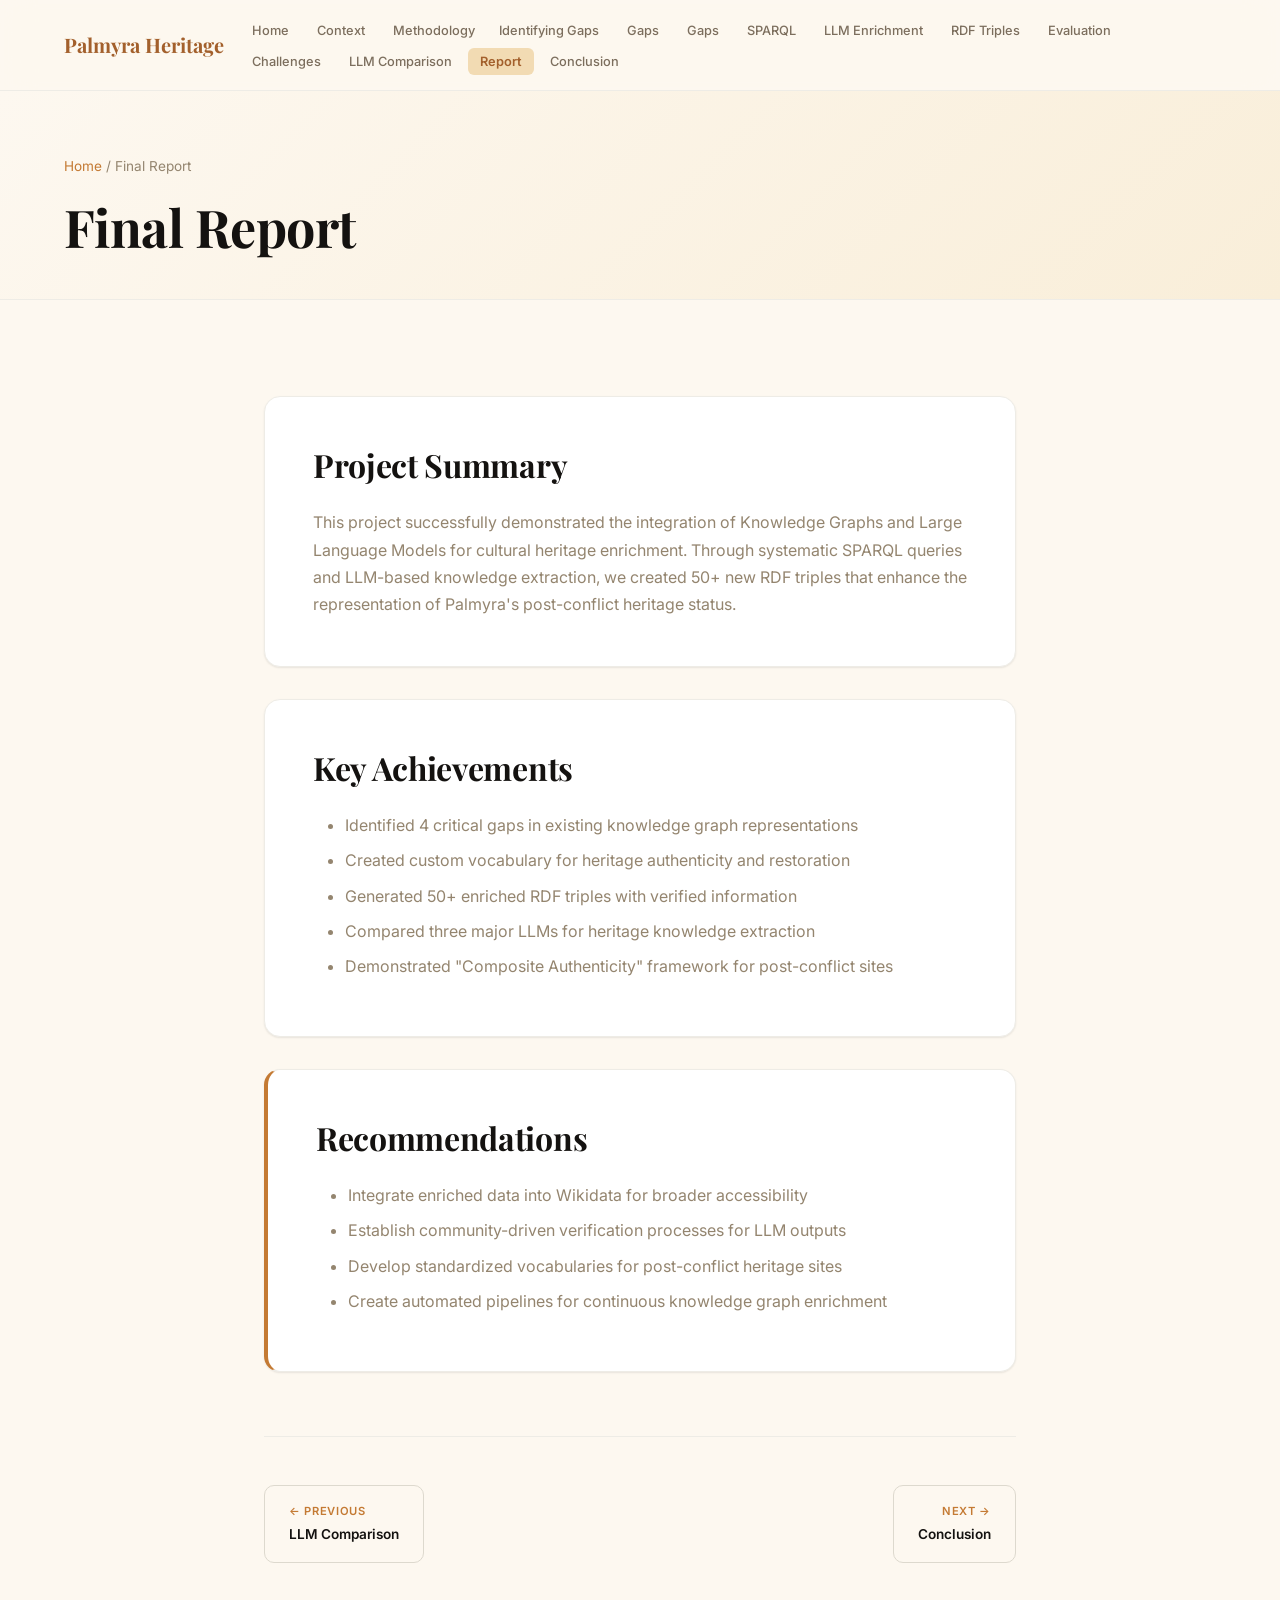
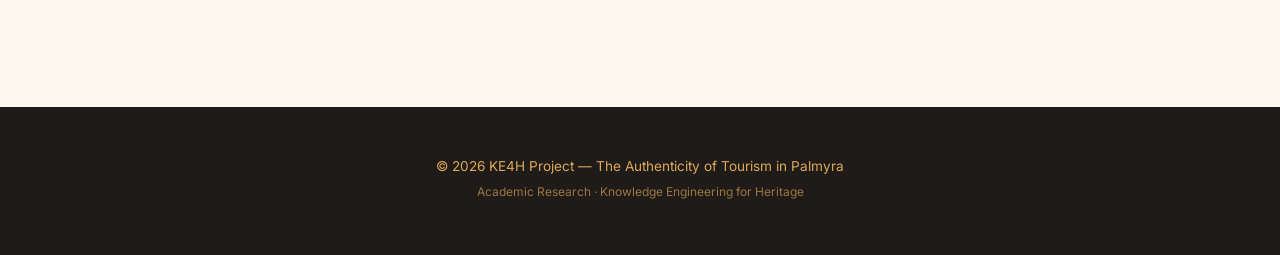
<file: report.html>
<!DOCTYPE html>
<html lang="en">
<head>
  <meta charset="UTF-8" />
  <meta name="viewport" content="width=device-width, initial-scale=1.0" />
  <title>Final Report — Palmyra Heritage</title>
  <meta name="description" content="Final report of the Palmyra Heritage KE4H project — summary, key achievements, and recommendations." />
  <link rel="stylesheet" href="style.css" />
</head>
<body>

  <!-- Navigation -->
  <nav class="nav" id="main-nav">
    <div class="container">
      <div class="nav__inner">
        <a href="index.html" class="nav__logo">Palmyra Heritage</a>
        <ul class="nav__links">
          <li><a href="index.html" class="nav__link">Home</a></li>
          <li><a href="context.html" class="nav__link">Context</a></li>
          <li><a href="methodology.html" class="nav__link">Methodology</a><a href="gaps.html" class="nav__link">Identifying Gaps</a></li><li><a href="gaps.html" class="nav__link">Gaps</a></li>
          <li><a href="gaps.html" class="nav__link">Gaps</a></li><li><a href="sparql.html" class="nav__link">SPARQL</a></li>
          <li><a href="llm-enrichment.html" class="nav__link">LLM Enrichment</a></li>
          <li><a href="rdf-triples.html" class="nav__link">RDF Triples</a></li>
          <li><a href="evaluation.html" class="nav__link">Evaluation</a></li>
          <li><a href="challenges.html" class="nav__link">Challenges</a></li>
          <li><a href="llm-comparison.html" class="nav__link">LLM Comparison</a></li>
          <li><a href="report.html" class="nav__link nav__link--active">Report</a></li>
          <li><a href="conclusion.html" class="nav__link">Conclusion</a></li>
        </ul>
        <button class="nav__toggle" aria-label="Toggle menu" onclick="document.getElementById('mobile-nav').classList.toggle('open')">
          <svg viewBox="0 0 24 24" fill="none" stroke="currentColor" stroke-width="2" stroke-linecap="round"><line x1="3" y1="6" x2="21" y2="6"/><line x1="3" y1="12" x2="21" y2="12"/><line x1="3" y1="18" x2="21" y2="18"/></svg>
        </button>
      </div>
      <div class="nav__mobile" id="mobile-nav">
        <a href="index.html" class="nav__link">Home</a>
        <a href="context.html" class="nav__link">Context</a>
        <a href="methodology.html" class="nav__link">Methodology</a><a href="gaps.html" class="nav__link">Identifying Gaps</a>
        <a href="gaps.html" class="nav__link">Identifying Gaps</a><a href="sparql.html" class="nav__link">SPARQL Queries</a>
        <a href="llm-enrichment.html" class="nav__link">LLM Enrichment</a>
        <a href="rdf-triples.html" class="nav__link">RDF Triples</a>
        <a href="evaluation.html" class="nav__link">Evaluation</a>
        <a href="challenges.html" class="nav__link">Challenges</a>
        <a href="llm-comparison.html" class="nav__link">LLM Comparison</a>
        <a href="report.html" class="nav__link nav__link--active">Report</a>
        <a href="conclusion.html" class="nav__link">Conclusion</a>
      </div>
    </div>
  </nav>

  <!-- Page Header -->
  <header class="page-header">
    <div class="container">
      <p class="page-header__breadcrumb"><a href="index.html">Home</a> / Final Report</p>
      <h1>Final Report</h1>
    </div>
  </header>

  <!-- Content -->
  <section class="section">
    <div class="container container--narrow">
      <div class="space-y">

        <div class="card fade-in-up">
          <h2>Project Summary</h2>
          <p>This project successfully demonstrated the integration of Knowledge Graphs and Large Language Models for cultural heritage enrichment. Through systematic SPARQL queries and LLM-based knowledge extraction, we created 50+ new RDF triples that enhance the representation of Palmyra's post-conflict heritage status.</p>
        </div>

        <div class="card fade-in-up">
          <h2>Key Achievements</h2>
          <ul class="list">
            <li>Identified 4 critical gaps in existing knowledge graph representations</li>
            <li>Created custom vocabulary for heritage authenticity and restoration</li>
            <li>Generated 50+ enriched RDF triples with verified information</li>
            <li>Compared three major LLMs for heritage knowledge extraction</li>
            <li>Demonstrated "Composite Authenticity" framework for post-conflict sites</li>
          </ul>
        </div>

        <div class="card card--accent fade-in-up">
          <h2>Recommendations</h2>
          <ul class="list">
            <li>Integrate enriched data into Wikidata for broader accessibility</li>
            <li>Establish community-driven verification processes for LLM outputs</li>
            <li>Develop standardized vocabularies for post-conflict heritage sites</li>
            <li>Create automated pipelines for continuous knowledge graph enrichment</li>
          </ul>
        </div>

      </div>

      <!-- Page Navigation -->
      <div class="page-nav">
        <a href="llm-comparison.html">
          <span class="page-nav__label">← Previous</span>
          <span class="page-nav__title">LLM Comparison</span>
        </a>
        <a href="conclusion.html">
          <span class="page-nav__label">Next →</span>
          <span class="page-nav__title">Conclusion</span>
        </a>
      </div>
    </div>
  </section>

  <!-- Footer -->
  <footer class="footer">
    <div class="container">
      <p>&copy; 2026 KE4H Project — The Authenticity of Tourism in Palmyra</p>
      <p class="footer__sub">Academic Research &middot; Knowledge Engineering for Heritage</p>
    </div>
  </footer>

  <script>
    window.addEventListener('scroll', () => {
      document.getElementById('main-nav').classList.toggle('scrolled', window.scrollY > 10);
    });
  </script>

</body>
</html>
</file>
<file: style.css>
/* ============================================
   PALMYRA HERITAGE PROJECT — Design System
   Pure HTML/CSS — No Frameworks
   ============================================ */

/* ── Google Font ── */
@import url('https://fonts.googleapis.com/css2?family=Inter:wght@300;400;500;600;700;800;900&family=Playfair+Display:ital,wght@0,500;0,700;1,500&display=swap');

/* ── CSS Custom Properties ── */
:root {
  /* Colors — Desert-inspired palette */
  --sand-50: #fdf8f0;
  --sand-100: #f9eed9;
  --sand-200: #f2dbb3;
  --sand-300: #e8c283;
  --sand-400: #dda85a;
  --sand-500: #d4923e;
  --sand-600: #c47a33;
  --sand-700: #a3602c;
  --sand-800: #844d2a;
  --sand-900: #6c4025;

  --stone-50: #f8f7f4;
  --stone-100: #eeece6;
  --stone-200: #ddd9ce;
  --stone-300: #c8c1b0;
  --stone-400: #b1a691;
  --stone-500: #a1937b;
  --stone-600: #94856f;
  --stone-700: #7c6e5d;
  --stone-800: #665b4f;
  --stone-900: #554c42;

  --night-800: #1e1b18;
  --night-900: #141210;

  --accent: #c47a33;
  --accent-light: #dda85a;
  --accent-dark: #a3602c;

  --danger: #c0392b;

  /* Semantic */
  --bg: var(--sand-50);
  --bg-alt: #ffffff;
  --bg-card: #ffffff;
  --text: var(--night-800);
  --text-muted: var(--stone-600);
  --text-heading: var(--night-900);
  --border: var(--stone-200);
  --border-light: var(--stone-100);

  /* Typography */
  --font-body: 'Inter', -apple-system, BlinkMacSystemFont, 'Segoe UI', sans-serif;
  --font-display: 'Playfair Display', Georgia, 'Times New Roman', serif;

  /* Spacing */
  --space-xs: 0.25rem;
  --space-sm: 0.5rem;
  --space-md: 1rem;
  --space-lg: 1.5rem;
  --space-xl: 2rem;
  --space-2xl: 3rem;
  --space-3xl: 4rem;
  --space-4xl: 6rem;

  /* Radii */
  --radius-sm: 6px;
  --radius-md: 10px;
  --radius-lg: 16px;
  --radius-xl: 24px;

  /* Shadows */
  --shadow-sm: 0 1px 3px rgba(0,0,0,0.04), 0 1px 2px rgba(0,0,0,0.06);
  --shadow-md: 0 4px 12px rgba(0,0,0,0.06), 0 2px 4px rgba(0,0,0,0.04);
  --shadow-lg: 0 12px 40px rgba(0,0,0,0.08), 0 4px 12px rgba(0,0,0,0.04);
  --shadow-glow: 0 0 30px rgba(196, 122, 51, 0.15);

  /* Transitions */
  --ease-out: cubic-bezier(0.23, 1, 0.32, 1);
  --ease-in-out: cubic-bezier(0.77, 0, 0.175, 1);
  --duration-fast: 160ms;
  --duration-normal: 250ms;
  --duration-slow: 400ms;

  /* Layout */
  --container-max: 1200px;
  --container-narrow: 800px;
}

/* ── Reset & Base ── */
*,
*::before,
*::after {
  box-sizing: border-box;
  margin: 0;
  padding: 0;
}

html {
  scroll-behavior: smooth;
  -webkit-font-smoothing: antialiased;
  -moz-osx-font-smoothing: grayscale;
}

body {
  font-family: var(--font-body);
  font-size: 16px;
  line-height: 1.7;
  color: var(--text);
  background: var(--bg);
  min-height: 100vh;
  display: flex;
  flex-direction: column;
}

img {
  max-width: 100%;
  height: auto;
  display: block;
}

a {
  color: var(--accent);
  text-decoration: none;
  transition: color var(--duration-fast) var(--ease-out);
}

a:hover {
  color: var(--accent-dark);
}

/* ── Typography ── */
h1, h2, h3, h4 {
  font-family: var(--font-display);
  color: var(--text-heading);
  line-height: 1.25;
  letter-spacing: -0.01em;
}

h1 {
  font-size: clamp(2rem, 5vw, 3.25rem);
  font-weight: 700;
}

h2 {
  font-size: clamp(1.5rem, 3.5vw, 2rem);
  font-weight: 700;
  margin-bottom: var(--space-lg);
}

h3 {
  font-family: var(--font-body);
  font-size: 1.15rem;
  font-weight: 600;
  color: var(--text-heading);
  margin-bottom: var(--space-sm);
}

h4 {
  font-family: var(--font-body);
  font-size: 1rem;
  font-weight: 600;
}

p {
  margin-bottom: var(--space-md);
  color: var(--text-muted);
}

p:last-child {
  margin-bottom: 0;
}

strong {
  color: var(--text-heading);
  font-weight: 600;
}

code {
  font-family: 'JetBrains Mono', 'Fira Code', 'Cascadia Code', monospace;
  font-size: 0.85em;
  background: var(--stone-100);
  padding: 2px 7px;
  border-radius: var(--radius-sm);
  color: var(--accent-dark);
}

/* ── Container ── */
.container {
  width: 100%;
  max-width: var(--container-max);
  margin-left: auto;
  margin-right: auto;
  padding-left: var(--space-lg);
  padding-right: var(--space-lg);
}

.container--narrow {
  max-width: var(--container-narrow);
}

/* ── Navigation ── */
.nav {
  position: sticky;
  top: 0;
  z-index: 100;
  background: rgba(253, 248, 240, 0.85);
  backdrop-filter: blur(16px) saturate(180%);
  -webkit-backdrop-filter: blur(16px) saturate(180%);
  border-bottom: 1px solid var(--border-light);
  transition: box-shadow var(--duration-normal) var(--ease-out);
}

.nav.scrolled {
  box-shadow: var(--shadow-md);
}

.nav__inner {
  display: flex;
  align-items: center;
  justify-content: space-between;
  padding: var(--space-md) 0;
  gap: var(--space-md);
}

.nav__logo {
  font-family: var(--font-display);
  font-size: 1.25rem;
  font-weight: 700;
  color: var(--accent-dark);
  white-space: nowrap;
  transition: color var(--duration-fast) var(--ease-out);
}

.nav__logo:hover {
  color: var(--accent);
}

.nav__links {
  display: flex;
  align-items: center;
  gap: var(--space-xs);
  list-style: none;
  flex-wrap: wrap;
}

.nav__link {
  padding: 6px 12px;
  font-size: 0.8rem;
  font-weight: 500;
  color: var(--stone-700);
  border-radius: var(--radius-sm);
  transition: all var(--duration-fast) var(--ease-out);
  white-space: nowrap;
}

.nav__link:hover,
.nav__link--active {
  background: var(--sand-200);
  color: var(--accent-dark);
}

.nav__link--active {
  font-weight: 600;
}

/* Mobile hamburger */
.nav__toggle {
  display: none;
  background: none;
  border: none;
  padding: 8px;
  cursor: pointer;
  color: var(--text);
}

.nav__toggle svg {
  width: 24px;
  height: 24px;
}

.nav__mobile {
  display: none;
  flex-direction: column;
  gap: var(--space-xs);
  padding-bottom: var(--space-md);
}

.nav__mobile .nav__link {
  display: block;
  padding: 10px 16px;
  font-size: 0.9rem;
}

@media (max-width: 900px) {
  .nav__links {
    display: none;
  }
  .nav__toggle {
    display: block;
  }
  .nav__mobile.open {
    display: flex;
    animation: slideDown var(--duration-normal) var(--ease-out);
  }
}

@keyframes slideDown {
  from {
    opacity: 0;
    transform: translateY(-8px);
  }
  to {
    opacity: 1;
    transform: translateY(0);
  }
}

/* ── Card ── */
.card {
  background: var(--bg-card);
  border: 1px solid var(--border-light);
  border-radius: var(--radius-lg);
  padding: var(--space-2xl);
  box-shadow: var(--shadow-sm);
  transition: transform var(--duration-normal) var(--ease-out),
              box-shadow var(--duration-normal) var(--ease-out);
}

.card:hover {
  box-shadow: var(--shadow-md);
}

.card--hover:hover {
  transform: translateY(-3px);
  box-shadow: var(--shadow-lg);
}

.card--accent {
  border-left: 4px solid var(--accent);
}

.card--danger {
  border-left: 4px solid var(--danger);
}

/* ── Hero Section ── */
.hero {
  position: relative;
  padding: var(--space-4xl) 0;
  background: linear-gradient(135deg, var(--sand-50) 0%, var(--sand-100) 40%, var(--sand-200) 100%);
  overflow: hidden;
}

.hero::before {
  content: '';
  position: absolute;
  top: -50%;
  right: -20%;
  width: 600px;
  height: 600px;
  background: radial-gradient(circle, rgba(196, 122, 51, 0.08) 0%, transparent 70%);
  border-radius: 50%;
  pointer-events: none;
}

.hero::after {
  content: '';
  position: absolute;
  bottom: -30%;
  left: -10%;
  width: 400px;
  height: 400px;
  background: radial-gradient(circle, rgba(221, 168, 90, 0.06) 0%, transparent 70%);
  border-radius: 50%;
  pointer-events: none;
}

.hero__content {
  position: relative;
  max-width: 750px;
  text-align: center;
  margin: 0 auto;
}

.hero__badge {
  display: inline-block;
  padding: 6px 16px;
  font-size: 0.75rem;
  font-weight: 600;
  text-transform: uppercase;
  letter-spacing: 0.08em;
  color: var(--accent-dark);
  background: rgba(196, 122, 51, 0.1);
  border: 1px solid rgba(196, 122, 51, 0.2);
  border-radius: 100px;
  margin-bottom: var(--space-lg);
}

.hero h1 {
  margin-bottom: var(--space-lg);
}

.hero h1 span {
  color: var(--accent);
  display: block;
  margin-top: var(--space-sm);
  font-size: 0.7em;
  font-style: italic;
}

.hero__subtitle {
  font-size: 1.15rem;
  color: var(--stone-600);
  margin-bottom: var(--space-2xl);
  max-width: 600px;
  margin-left: auto;
  margin-right: auto;
}

/* ── Buttons ── */
.btn {
  display: inline-flex;
  align-items: center;
  gap: 8px;
  padding: 12px 28px;
  font-family: var(--font-body);
  font-size: 0.9rem;
  font-weight: 600;
  border-radius: var(--radius-md);
  border: none;
  cursor: pointer;
  transition: all var(--duration-fast) var(--ease-out);
  text-decoration: none;
}

.btn:active {
  transform: scale(0.97);
}

.btn--primary {
  background: var(--accent);
  color: #fff;
  box-shadow: 0 2px 8px rgba(196, 122, 51, 0.3);
}

.btn--primary:hover {
  background: var(--accent-dark);
  color: #fff;
  box-shadow: 0 4px 16px rgba(196, 122, 51, 0.4);
}

.btn--outline {
  background: transparent;
  color: var(--accent-dark);
  border: 2px solid var(--accent);
}

.btn--outline:hover {
  background: var(--accent);
  color: #fff;
}

.btn-group {
  display: flex;
  gap: var(--space-md);
  flex-wrap: wrap;
  justify-content: center;
}

/* ── Section ── */
.section {
  padding: var(--space-4xl) 0;
}

.section--alt {
  background: var(--bg-alt);
  border-top: 1px solid var(--border-light);
  border-bottom: 1px solid var(--border-light);
}

.section--tinted {
  background: var(--sand-100);
}

.section__title {
  text-align: center;
  margin-bottom: var(--space-3xl);
}

.section__title::after {
  content: '';
  display: block;
  width: 50px;
  height: 3px;
  background: var(--accent);
  margin: var(--space-md) auto 0;
  border-radius: 3px;
}

/* ── Grid ── */
.grid {
  display: grid;
  gap: var(--space-xl);
}

.grid--2 {
  grid-template-columns: repeat(2, 1fr);
}

.grid--3 {
  grid-template-columns: repeat(3, 1fr);
}

.grid--4 {
  grid-template-columns: repeat(2, 1fr);
}

@media (max-width: 768px) {
  .grid--2,
  .grid--3,
  .grid--4 {
    grid-template-columns: 1fr;
  }
}

/* ── Icon ── */
.icon-box {
  width: 52px;
  height: 52px;
  display: flex;
  align-items: center;
  justify-content: center;
  border-radius: var(--radius-md);
  background: rgba(196, 122, 51, 0.1);
  color: var(--accent);
  margin-bottom: var(--space-md);
  font-size: 1.5rem;
}

/* ── Timeline ── */
.timeline {
  display: flex;
  flex-direction: column;
  gap: var(--space-md);
}

.timeline__item {
  padding-left: var(--space-lg);
  border-left: 3px solid var(--border);
  transition: border-color var(--duration-fast) var(--ease-out);
}

.timeline__item:hover {
  border-left-color: var(--accent);
}

.timeline__item--danger {
  border-left-color: var(--danger);
}

.timeline__item--danger:hover {
  border-left-color: #e74c3c;
}

.timeline__date {
  font-weight: 600;
  font-size: 0.95rem;
  color: var(--text-heading);
  margin-bottom: 4px;
}

.timeline__text {
  color: var(--text-muted);
  font-size: 0.9rem;
  margin-bottom: 0;
}

/* ── Accent bar ── */
.accent-bar {
  padding-left: var(--space-lg);
  border-left: 4px solid var(--accent);
  margin-bottom: var(--space-lg);
}

.accent-bar:last-child {
  margin-bottom: 0;
}

/* ── Code blocks ── */
.code-block {
  background: var(--night-800);
  color: #e8e2d9;
  padding: var(--space-xl);
  border-radius: var(--radius-md);
  overflow-x: auto;
  font-family: 'JetBrains Mono', 'Fira Code', 'Cascadia Code', monospace;
  font-size: 0.82rem;
  line-height: 1.65;
  white-space: pre;
  margin-bottom: var(--space-md);
  box-shadow: var(--shadow-md);
}

/* ── Info Box ── */
.info-box {
  background: var(--sand-100);
  border: 1px solid var(--sand-200);
  border-radius: var(--radius-md);
  padding: var(--space-lg);
  margin-top: var(--space-md);
}

.info-box__title {
  font-weight: 600;
  font-size: 0.85rem;
  color: var(--accent-dark);
  margin-bottom: var(--space-sm);
}

.info-box p,
.info-box li {
  font-size: 0.88rem;
}

/* ── Lists ── */
.list {
  list-style: disc;
  padding-left: var(--space-xl);
  color: var(--text-muted);
}

.list li {
  margin-bottom: var(--space-sm);
}

.list li strong {
  color: var(--text-heading);
}

.list--ordered {
  list-style: decimal;
}

/* ── Stats / Summary row ── */
.stats {
  display: flex;
  flex-direction: column;
  gap: var(--space-sm);
}

.stats__row {
  display: flex;
  justify-content: space-between;
  padding: var(--space-sm) 0;
  border-bottom: 1px solid var(--border-light);
  font-size: 0.9rem;
}

.stats__row:last-child {
  border-bottom: none;
}

.stats__label {
  font-weight: 600;
  color: var(--text-heading);
}

.stats__value {
  color: var(--accent-dark);
  font-weight: 500;
}

/* ── Page Header ── */
.page-header {
  padding: var(--space-3xl) 0 var(--space-xl);
  background: linear-gradient(135deg, var(--sand-50) 0%, var(--sand-100) 100%);
  border-bottom: 1px solid var(--border-light);
}

.page-header h1 {
  margin-bottom: var(--space-sm);
}

.page-header__breadcrumb {
  font-size: 0.85rem;
  color: var(--text-muted);
  margin-bottom: var(--space-md);
}

.page-header__breadcrumb a {
  color: var(--accent);
}

/* ── Project Structure Links ── */
.project-link {
  display: block;
  padding: var(--space-lg) var(--space-xl);
  border: 1px solid var(--border);
  border-radius: var(--radius-md);
  transition: all var(--duration-normal) var(--ease-out);
  text-decoration: none;
  color: inherit;
}

.project-link:hover {
  border-color: var(--accent);
  box-shadow: var(--shadow-md);
  transform: translateY(-2px);
  color: inherit;
}

.project-link__number {
  font-size: 0.8rem;
  font-weight: 600;
  color: var(--accent);
  margin-bottom: 4px;
}

.project-link h3 {
  font-family: var(--font-body);
  font-size: 1rem;
  font-weight: 600;
  color: var(--text-heading);
  margin-bottom: 4px;
}

.project-link p {
  font-size: 0.85rem;
  color: var(--text-muted);
  margin-bottom: 0;
}

/* ── Comparison cards (LLM) ── */
.comparison-card {
  padding: var(--space-xl);
}

.comparison-card__score {
  display: inline-flex;
  align-items: center;
  gap: 6px;
  padding: 4px 14px;
  border-radius: 100px;
  font-size: 0.8rem;
  font-weight: 700;
  background: rgba(196, 122, 51, 0.1);
  color: var(--accent-dark);
  margin-top: var(--space-sm);
}

/* ── LLM Response Box ── */
.llm-response {
  background: var(--sand-100);
  border-left: 3px solid var(--accent);
  border-radius: 0 var(--radius-md) var(--radius-md) 0;
  padding: var(--space-lg);
  font-size: 0.9rem;
  color: var(--text-muted);
  line-height: 1.7;
}

/* ── Tag ── */
.tag {
  display: inline-block;
  padding: 3px 10px;
  font-size: 0.75rem;
  font-weight: 600;
  border-radius: 100px;
  background: var(--stone-100);
  color: var(--stone-700);
  margin-right: 4px;
  margin-bottom: 4px;
}

.tag--accent {
  background: rgba(196, 122, 51, 0.1);
  color: var(--accent-dark);
}

/* ── Footer ── */
.footer {
  margin-top: auto;
  background: var(--night-800);
  color: var(--sand-300);
  padding: var(--space-2xl) 0;
  text-align: center;
}

.footer p {
  color: var(--sand-400);
  font-size: 0.85rem;
  margin-bottom: var(--space-xs);
}

.footer__sub {
  font-size: 0.75rem !important;
  opacity: 0.65;
}

/* ── Utilities ── */
.space-y > * + * {
  margin-top: var(--space-xl);
}

.space-y-sm > * + * {
  margin-top: var(--space-md);
}

.text-center {
  text-align: center;
}

.text-accent {
  color: var(--accent);
}

.text-muted {
  color: var(--text-muted);
}

.mt-md {
  margin-top: var(--space-md);
}

.mt-lg {
  margin-top: var(--space-lg);
}

.mt-xl {
  margin-top: var(--space-xl);
}

.mb-md {
  margin-bottom: var(--space-md);
}

.mb-lg {
  margin-bottom: var(--space-lg);
}

/* ── Entrance Animations ── */
.fade-in {
  animation: fadeIn var(--duration-slow) var(--ease-out) both;
}

.fade-in-up {
  animation: fadeInUp var(--duration-slow) var(--ease-out) both;
}

.stagger-1 { animation-delay: 80ms; }
.stagger-2 { animation-delay: 160ms; }
.stagger-3 { animation-delay: 240ms; }
.stagger-4 { animation-delay: 320ms; }
.stagger-5 { animation-delay: 400ms; }
.stagger-6 { animation-delay: 480ms; }

@keyframes fadeIn {
  from { opacity: 0; }
  to { opacity: 1; }
}

@keyframes fadeInUp {
  from {
    opacity: 0;
    transform: translateY(16px);
  }
  to {
    opacity: 1;
    transform: translateY(0);
  }
}

/* ── Prev/Next navigation ── */
.page-nav {
  display: flex;
  justify-content: space-between;
  gap: var(--space-lg);
  padding: var(--space-2xl) 0;
  border-top: 1px solid var(--border-light);
  margin-top: var(--space-3xl);
}

.page-nav a {
  display: flex;
  flex-direction: column;
  padding: var(--space-md) var(--space-lg);
  border: 1px solid var(--border);
  border-radius: var(--radius-md);
  font-size: 0.85rem;
  color: var(--text-muted);
  text-decoration: none;
  transition: all var(--duration-fast) var(--ease-out);
  max-width: 45%;
}

.page-nav a:hover {
  border-color: var(--accent);
  color: var(--accent-dark);
}

.page-nav__label {
  font-size: 0.7rem;
  text-transform: uppercase;
  letter-spacing: 0.06em;
  font-weight: 600;
  color: var(--accent);
  margin-bottom: 2px;
}

.page-nav__title {
  font-weight: 600;
  color: var(--text-heading);
}

.page-nav a:last-child {
  text-align: right;
  margin-left: auto;
}

/* ── Responsive ── */
@media (max-width: 640px) {
  :root {
    --space-4xl: 3rem;
    --space-3xl: 2.5rem;
    --space-2xl: 2rem;
  }

  .card {
    padding: var(--space-lg);
  }

  .page-nav {
    flex-direction: column;
  }

  .page-nav a {
    max-width: 100%;
  }

  .page-nav a:last-child {
    text-align: left;
  }

  .btn-group {
    flex-direction: column;
    align-items: stretch;
  }

  .btn {
    justify-content: center;
  }
}

/* ── Hero with Background Image ── */
.hero--with-bg {
  position: relative;
  padding: var(--space-4xl) 0;
  min-height: 520px;
  display: flex;
  align-items: center;
  overflow: hidden;
}

.hero__bg-image {
  position: absolute;
  inset: 0;
  background-size: cover;
  background-position: center 40%;
  background-repeat: no-repeat;
  z-index: 0;
  transition: transform 20s linear;
}

.hero--with-bg:hover .hero__bg-image {
  transform: scale(1.03);
}

.hero__overlay {
  position: absolute;
  inset: 0;
  background: linear-gradient(
    135deg,
    rgba(20, 18, 16, 0.82) 0%,
    rgba(30, 27, 24, 0.68) 40%,
    rgba(100, 64, 37, 0.45) 100%
  );
  z-index: 1;
}

.hero--with-bg .container {
  position: relative;
  z-index: 2;
}

.hero--with-bg .hero__badge {
  color: var(--sand-200);
  background: rgba(253, 248, 240, 0.12);
  border-color: rgba(253, 248, 240, 0.2);
}

.hero--with-bg h1 {
  color: #fff;
  text-shadow: 0 2px 20px rgba(0, 0, 0, 0.3);
}

.hero--with-bg h1 span {
  color: var(--sand-300);
}

.hero--with-bg .hero__subtitle {
  color: var(--sand-200);
}

.hero--with-bg::before,
.hero--with-bg::after {
  display: none;
}

/* Light outline button variant for hero */
.btn--outline-light {
  border-color: rgba(253, 248, 240, 0.5);
  color: var(--sand-100);
}

.btn--outline-light:hover {
  background: rgba(253, 248, 240, 0.15);
  border-color: var(--sand-200);
  color: #fff;
}

/* ── Dark Section ── */
.section--dark {
  background: var(--night-800);
  position: relative;
}

.section--dark::before {
  content: '';
  position: absolute;
  top: 0;
  left: 0;
  right: 0;
  height: 1px;
  background: linear-gradient(90deg, transparent, var(--sand-600), transparent);
}

.section__title--light {
  color: var(--sand-100);
}

.section__title--light::after {
  background: var(--accent-light);
}

/* ── Photo Gallery ── */
.gallery__intro {
  text-align: center;
  max-width: 700px;
  margin: 0 auto var(--space-3xl);
  color: var(--stone-400);
  font-size: 1.05rem;
  line-height: 1.7;
}

.gallery {
  display: grid;
  grid-template-columns: 1fr;
  gap: var(--space-lg);
}

@media (min-width: 768px) {
  .gallery {
    grid-template-columns: repeat(2, 1fr);
    grid-auto-rows: auto;
  }

  .gallery__item--featured {
    grid-column: 1 / -1;
  }
}

.gallery__item {
  border-radius: var(--radius-lg);
  overflow: hidden;
  position: relative;
}

.gallery__image-wrapper {
  position: relative;
  overflow: hidden;
  border-radius: var(--radius-lg);
  box-shadow: 0 8px 32px rgba(0, 0, 0, 0.3);
  transition: box-shadow var(--duration-normal) var(--ease-out),
              transform var(--duration-normal) var(--ease-out);
}

.gallery__image-wrapper:hover {
  box-shadow: 0 16px 48px rgba(0, 0, 0, 0.45), 0 0 40px rgba(196, 122, 51, 0.15);
  transform: translateY(-4px);
}

.gallery__image-wrapper img {
  width: 100%;
  height: 100%;
  object-fit: cover;
  display: block;
  transition: transform var(--duration-slow) var(--ease-out);
}

.gallery__item--featured .gallery__image-wrapper img {
  max-height: 480px;
}

.gallery__item--medium .gallery__image-wrapper img {
  height: 360px;
}

.gallery__item--small .gallery__image-wrapper img {
  height: 340px;
}

.gallery__image-wrapper:hover img {
  transform: scale(1.05);
}

/* Caption overlay */
.gallery__caption {
  position: absolute;
  bottom: 0;
  left: 0;
  right: 0;
  padding: var(--space-xl) var(--space-lg) var(--space-lg);
  background: linear-gradient(
    0deg,
    rgba(20, 18, 16, 0.92) 0%,
    rgba(20, 18, 16, 0.7) 50%,
    transparent 100%
  );
  transform: translateY(calc(100% - 60px));
  transition: transform var(--duration-normal) var(--ease-out);
}

.gallery__image-wrapper:hover .gallery__caption {
  transform: translateY(0);
}

.gallery__caption h3 {
  font-family: var(--font-display);
  font-size: 1.1rem;
  font-weight: 700;
  color: #fff;
  margin-bottom: var(--space-xs);
  text-shadow: 0 1px 4px rgba(0, 0, 0, 0.3);
}

.gallery__caption p {
  font-size: 0.85rem;
  color: var(--sand-300);
  line-height: 1.5;
  margin-bottom: 0;
  opacity: 0;
  transform: translateY(8px);
  transition: opacity var(--duration-normal) var(--ease-out) 80ms,
              transform var(--duration-normal) var(--ease-out) 80ms;
}

.gallery__image-wrapper:hover .gallery__caption p {
  opacity: 1;
  transform: translateY(0);
}

/* Gallery mobile adjustments */
@media (max-width: 767px) {
  .gallery__item--featured .gallery__image-wrapper img,
  .gallery__item--medium .gallery__image-wrapper img,
  .gallery__item--small .gallery__image-wrapper img {
    height: 260px;
  }

  .gallery__caption {
    transform: translateY(0);
    padding: var(--space-md);
    background: linear-gradient(
      0deg,
      rgba(20, 18, 16, 0.92) 0%,
      rgba(20, 18, 16, 0.6) 70%,
      transparent 100%
    );
  }

  .gallery__caption p {
    opacity: 1;
    transform: translateY(0);
  }
}

/* ── Reduced motion ── */
@media (prefers-reduced-motion: reduce) {
  *, *::before, *::after {
    animation-duration: 0.01ms !important;
    transition-duration: 0.01ms !important;
  }
  html {
    scroll-behavior: auto;
  }
}
</file>
